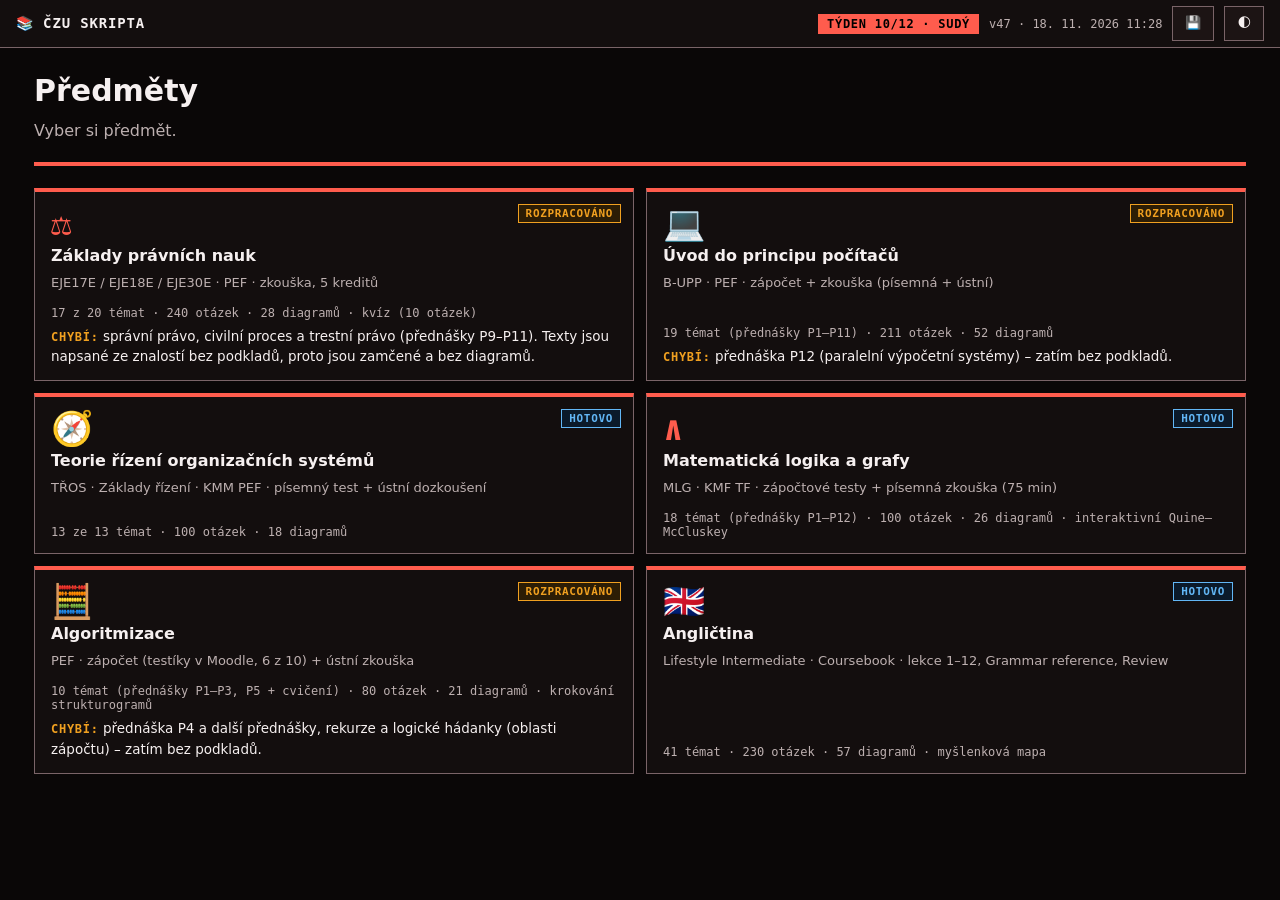
<file: index.html>
<!doctype html>
<html lang="cs"><head><meta charset="utf-8"><meta name="viewport" content="width=device-width,initial-scale=1">
<title>ČZU Skripta</title><link rel="stylesheet" href="assets/style.css">
<script>document.documentElement.dataset.theme=JSON.parse(localStorage.getItem('theme')||'"dark"')</script></head>
<body>
<header class="top"><h1>📚 ČZU Skripta</h1><button id="theme">🌓</button></header>
<main style="max-width:1280px;margin:0 auto"><header class="hero"><div><h2>Předměty</h2><p>Vyber si předmět.</p></div></header>
<div class="grid scards">
<a class="tcard scard" href="zpn/index.html"><div class="n">⚖</div><span class="vbadge st sup">Rozpracováno</span><b>Základy právních nauk</b><span class="s">EJE17E / EJE18E / EJE30E · PEF · zkouška, 5 kreditů</span>
<div class="f">17 z 20 témat · 240 otázek · 28 diagramů · kvíz (10 otázek)</div>
<p><b class="warn">Chybí:</b> správní právo, civilní proces a trestní právo (přednášky P9–P11). Texty jsou napsané ze znalostí bez podkladů, proto jsou zamčené a bez diagramů.</p></a>
<a class="tcard scard" href="upp/index.html"><div class="n">💻</div><span class="vbadge st sup">Rozpracováno</span><b>Úvod do principu počítačů</b><span class="s">B-UPP · PEF · zápočet + zkouška (písemná + ústní)</span>
<div class="f">19 témat (přednášky P1–P11) · 211 otázek · 52 diagramů</div>
<p><b class="warn">Chybí:</b> přednáška P12 (paralelní výpočetní systémy) – zatím bez podkladů.</p></a>
<a class="tcard scard" href="tros/index.html"><div class="n">🧭</div><span class="vbadge st src">Hotovo</span><b>Teorie řízení organizačních systémů</b><span class="s">TŘOS · Základy řízení · KMM PEF · písemný test + ústní dozkoušení</span>
<div class="f">13 ze 13 témat · 100 otázek · 18 diagramů</div>
</a>
<a class="tcard scard" href="mlg/index.html"><div class="n">∧</div><span class="vbadge st src">Hotovo</span><b>Matematická logika a grafy</b><span class="s">MLG · KMF TF · zápočtové testy + písemná zkouška (75 min)</span>
<div class="f">18 témat (přednášky P1–P12) · 100 otázek · 26 diagramů · interaktivní Quine–McCluskey</div>
</a>
<a class="tcard scard" href="alg/index.html"><div class="n">🧮</div><span class="vbadge st sup">Rozpracováno</span><b>Algoritmizace</b><span class="s">PEF · zápočet (testíky v Moodle, 6 z 10) + ústní zkouška</span>
<div class="f">10 témat (přednášky P1–P3, P5 + cvičení) · 80 otázek · 21 diagramů · krokování strukturogramů</div>
<p><b class="warn">Chybí:</b> přednáška P4 a další přednášky, rekurze a logické hádanky (oblasti zápočtu) – zatím bez podkladů.</p></a>
<a class="tcard scard" href="ang/index.html"><div class="n">🇬🇧</div><span class="vbadge st src">Hotovo</span><b>Angličtina</b><span class="s">Lifestyle Intermediate · Coursebook · lekce 1–12, Grammar reference, Review</span>
<div class="f">41 témat · 230 otázek · 57 diagramů · myšlenková mapa</div>
</a>
</div></main>
<script>$=s=>document.querySelector(s);$('#theme').onclick=()=>{const t=document.documentElement.dataset.theme==='dark'?'light':'dark';document.documentElement.dataset.theme=t;localStorage.setItem('theme',JSON.stringify(t))}</script>
<script src="assets/week.js"></script>
<script src="assets/version.js"></script><script src="assets/backup.js"></script>
</body></html>
</file>
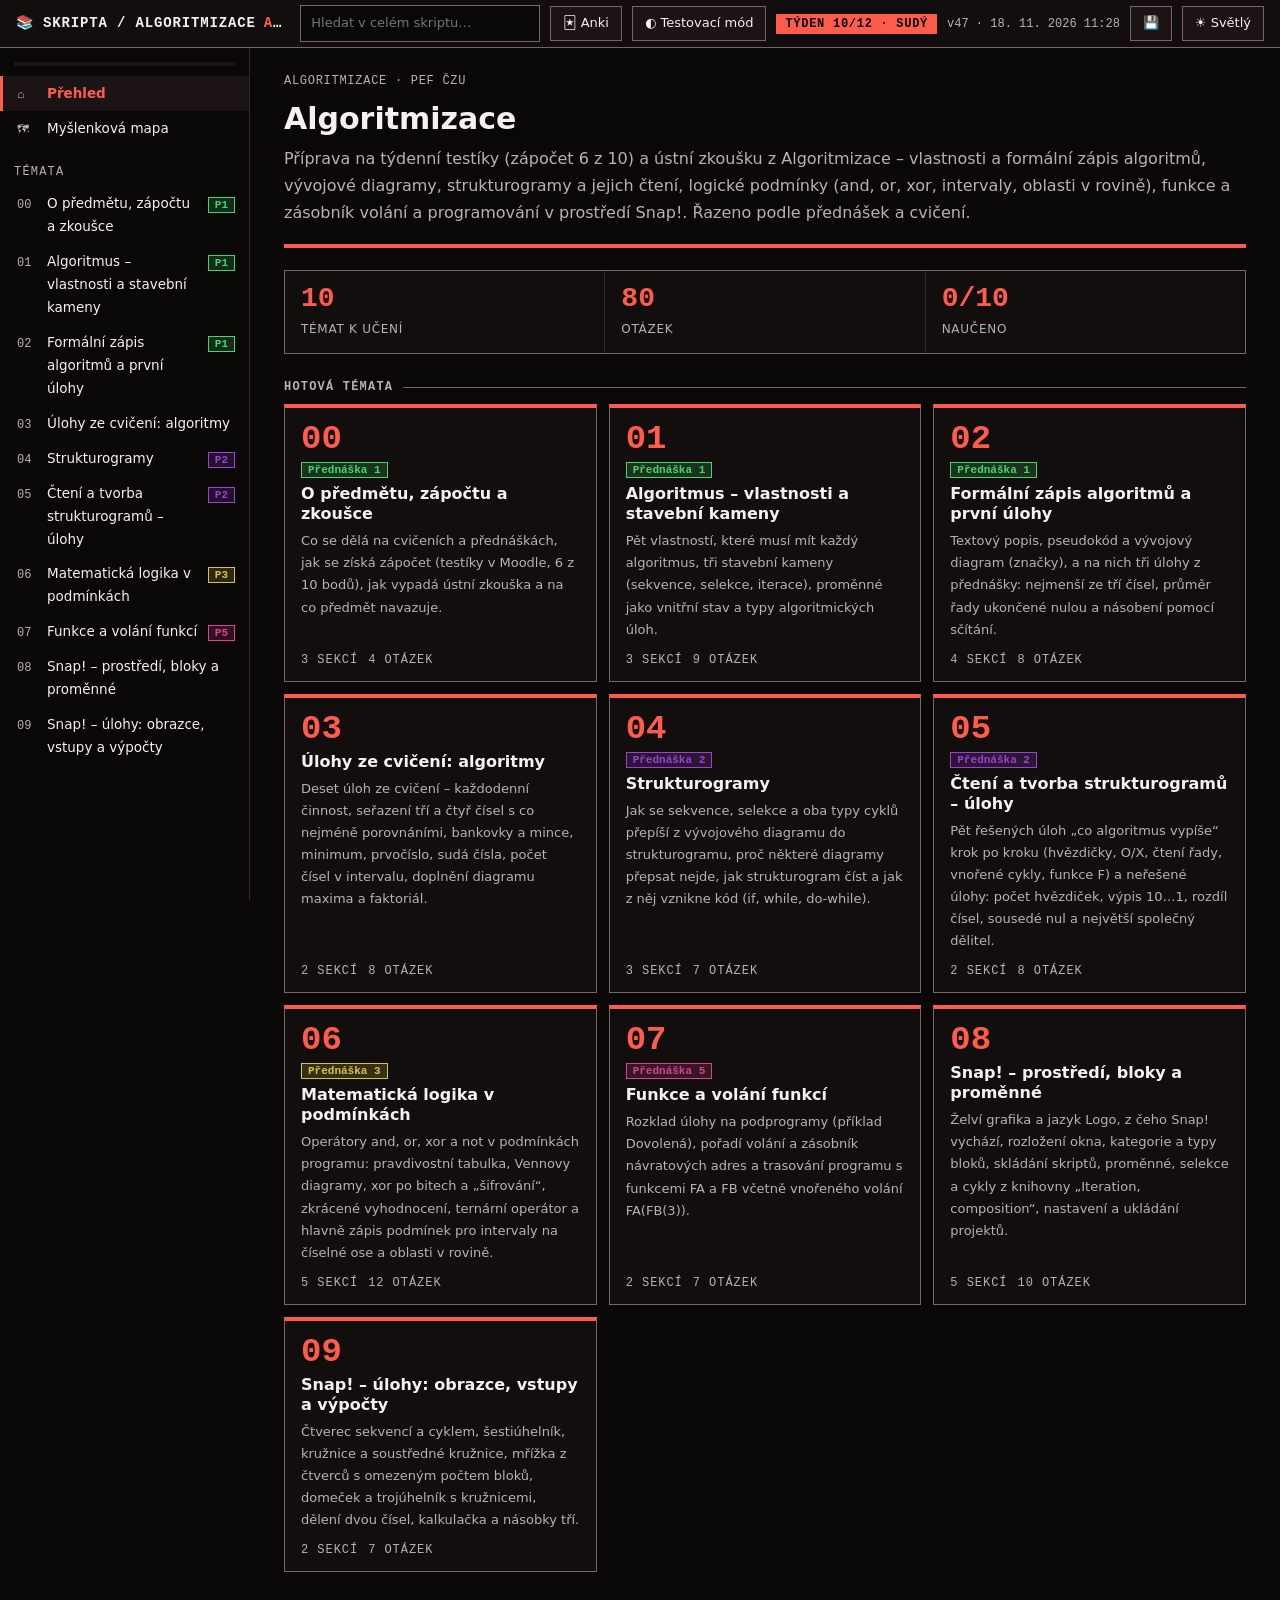
<file: alg/index.html>
<!doctype html>
<html lang="cs"><head><meta charset="utf-8"><meta name="viewport" content="width=device-width,initial-scale=1">
<title>Algoritmizace</title><link rel="stylesheet" href="../assets/style.css">
<script>document.documentElement.dataset.theme=JSON.parse(localStorage.getItem('theme')||'"dark"')</script></head>
<body>
<header class="top"><button class="burger" id="burger">☰</button><h1><a href="../index.html">📚 Skripta</a> / <a href="#/">Algoritmizace</a><span class="code">ALG</span></h1><button id="recall" title="Zakryje definice a paragrafy – klikem je odhalíš (aktivní učení)">◐ Testovací mód</button><button id="theme"></button></header>
<div class="layout"><nav class="side" id="side"></nav><main id="main"></main></div>
<script>window.SUBJECT={id:'alg',code:'Algoritmizace · PEF ČZU',lockDraft:true,name:'Algoritmizace',desc:'Příprava na týdenní testíky (zápočet 6 z 10) a ústní zkoušku z Algoritmizace – vlastnosti a formální zápis algoritmů, vývojové diagramy, strukturogramy a jejich čtení, logické podmínky (and, or, xor, intervaly, oblasti v rovině), funkce a zásobník volání a programování v prostředí Snap!. Řazeno podle přednášek a cvičení.'}</script>
<script src="../assets/app.js"></script>
<script src="../assets/dg.js"></script>
<script src="diagrams.js"></script>
<script src="../assets/wg.js"></script>
<script src="wg.js"></script>
<script src="../assets/map.js"></script>
<script src="map.js"></script>
<script src="topics/00-o-predmetu.js"></script>
<script src="topics/01-algoritmus.js"></script>
<script src="topics/02-zapis-algoritmu.js"></script>
<script src="topics/03-ulohy-algoritmy.js"></script>
<script src="topics/04-strukturogramy.js"></script>
<script src="topics/05-cteni-strukturogramu.js"></script>
<script src="topics/06-logika-podminky.js"></script>
<script src="topics/07-funkce.js"></script>
<script src="topics/08-snap-prostredi.js"></script>
<script src="topics/09-snap-ulohy.js"></script>
<script src="../assets/week.js"></script>
<script src="../assets/version.js"></script><script src="../assets/backup.js"></script>
</body></html>
</file>
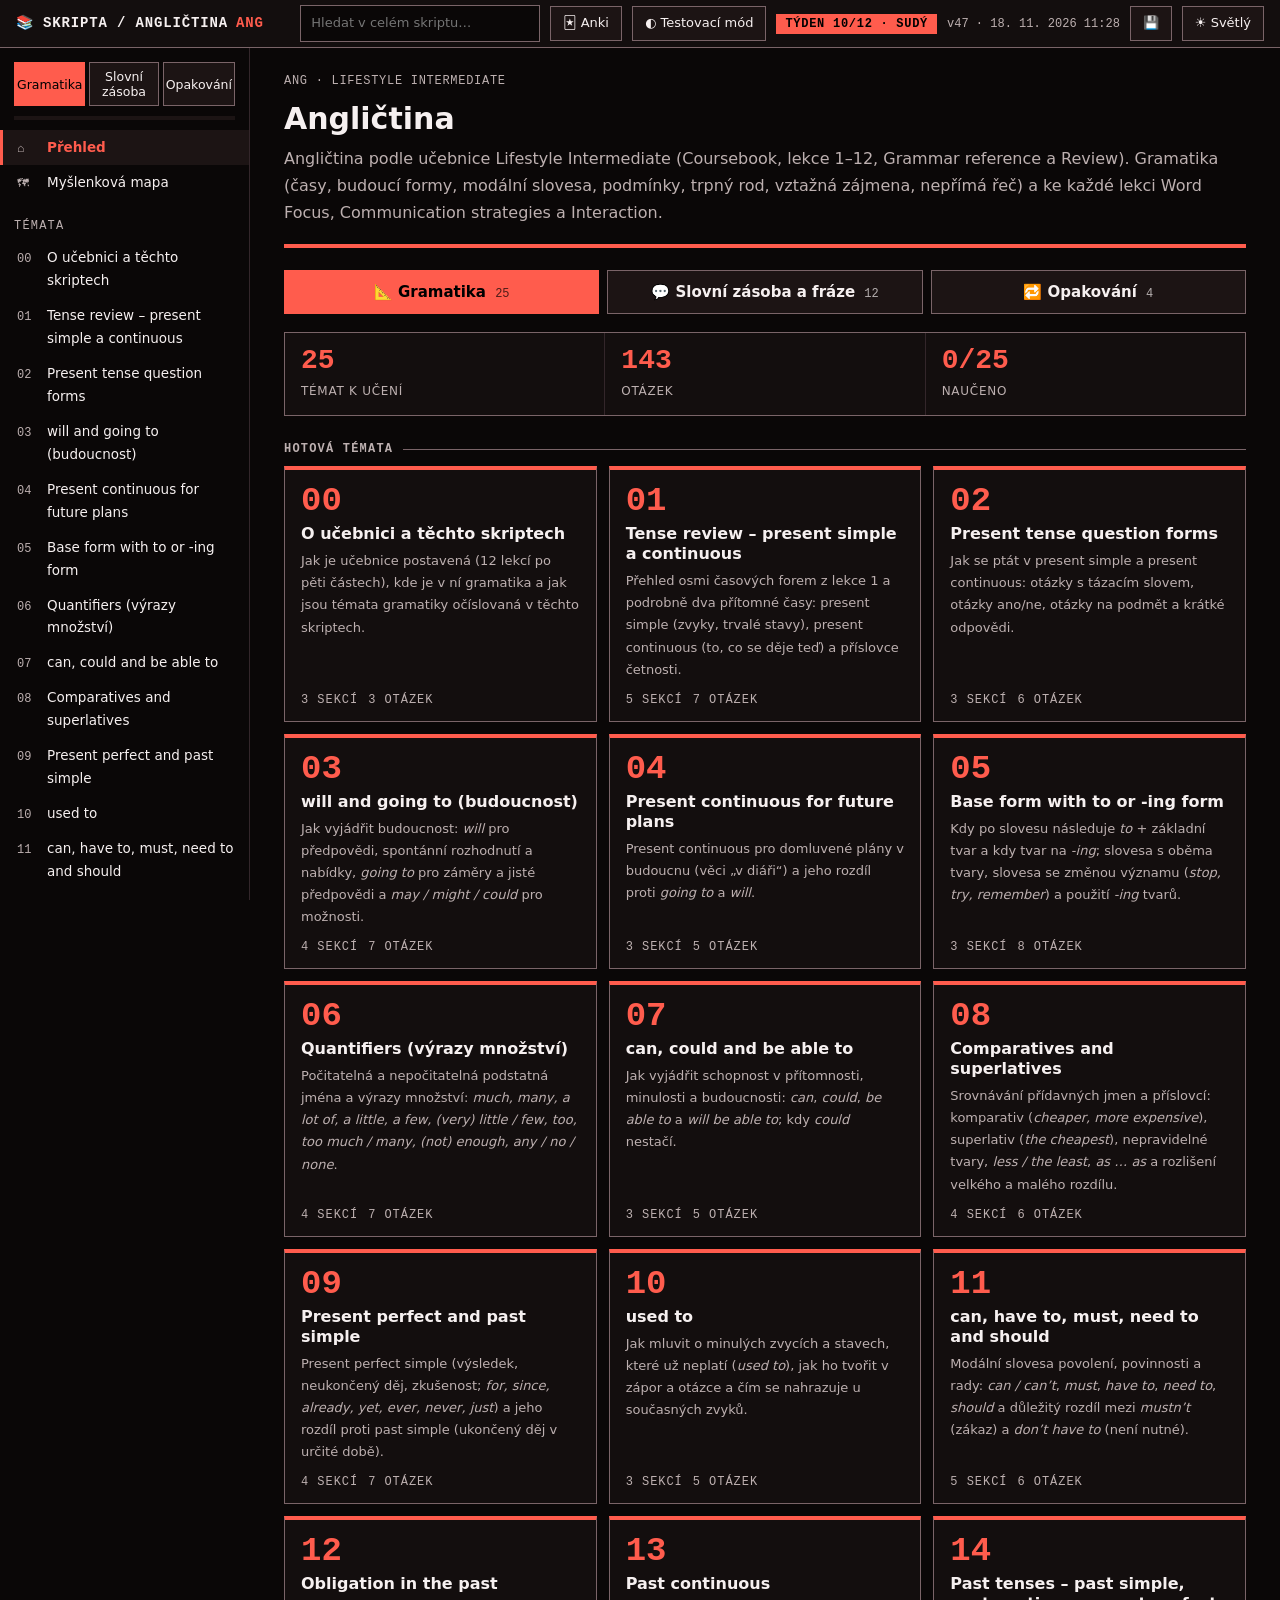
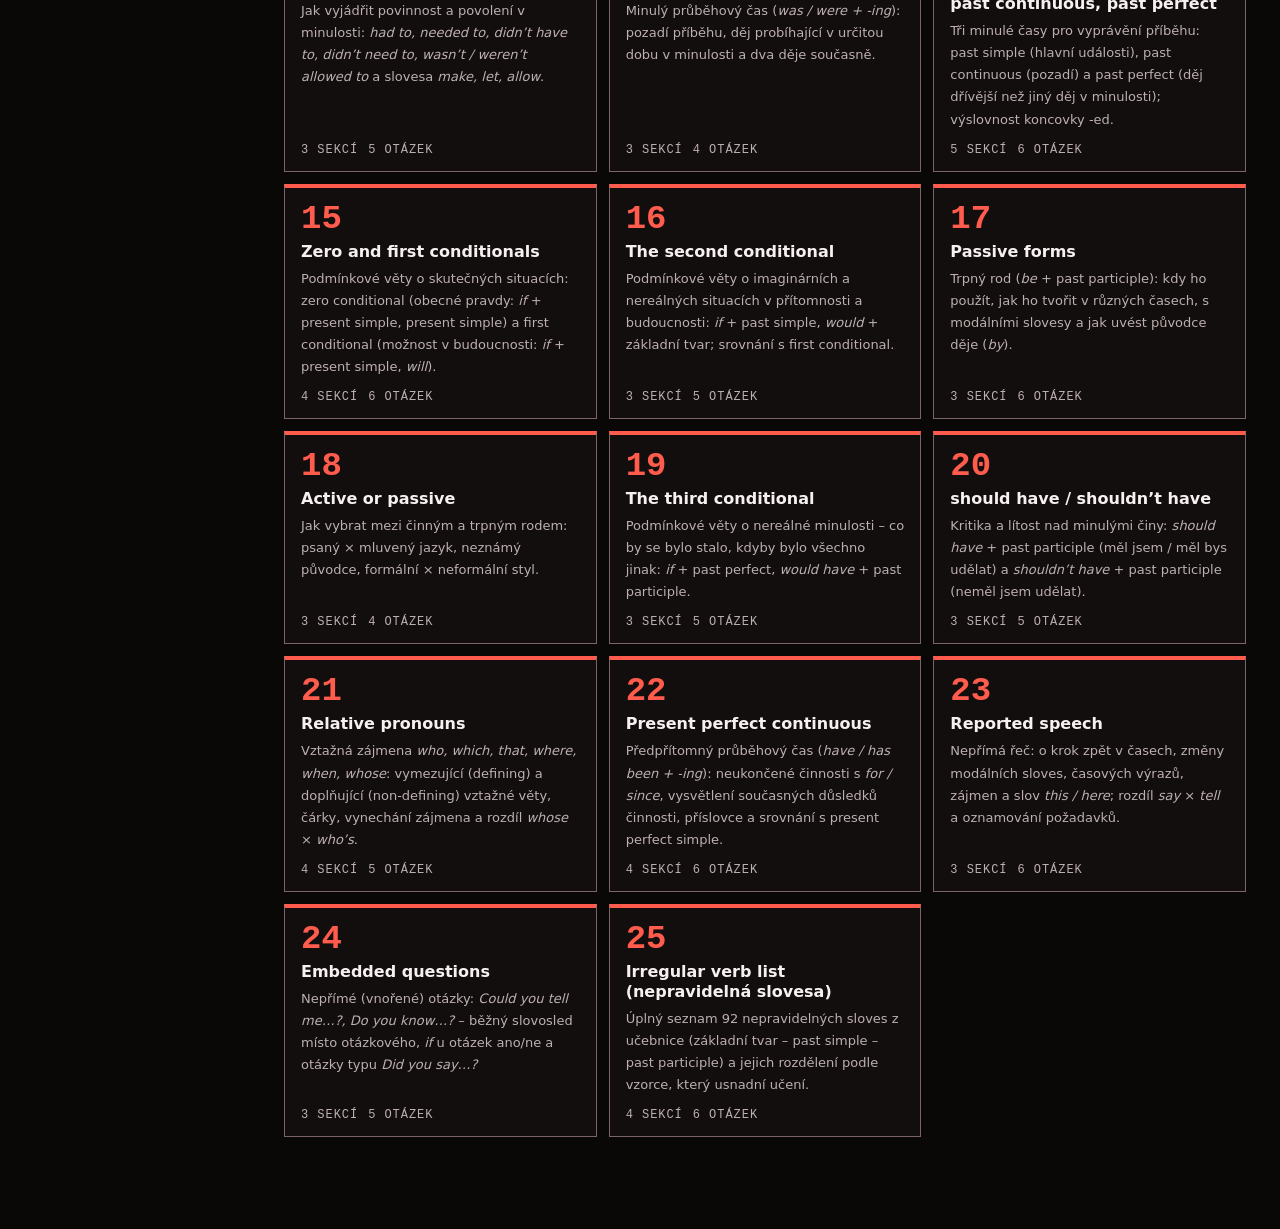
<file: ang/index.html>
<!doctype html>
<html lang="cs"><head><meta charset="utf-8"><meta name="viewport" content="width=device-width,initial-scale=1">
<title>Angličtina (Lifestyle Intermediate)</title><link rel="stylesheet" href="../assets/style.css">
<script>document.documentElement.dataset.theme=JSON.parse(localStorage.getItem('theme')||'"dark"')</script></head>
<body>
<header class="top"><button class="burger" id="burger">☰</button><h1><a href="../index.html">📚 Skripta</a> / <a href="#/">Angličtina</a><span class="code">ANG</span></h1><button id="recall" title="Zakryje definice a paragrafy – klikem je odhalíš (aktivní učení)">◐ Testovací mód</button><button id="theme"></button></header>
<div class="layout"><nav class="side" id="side"></nav><main id="main"></main></div>
<script>window.SUBJECT={id:'ang',groups:[{id:'gram',name:'Gramatika',icon:'📐'},{id:'slov',name:'Slovní zásoba a fráze',short:'Slovní zásoba',icon:'💬'},{id:'rev',name:'Opakování',icon:'🔁'}],code:'ANG · Lifestyle Intermediate',lockDraft:true,name:'Angličtina',desc:'Angličtina podle učebnice Lifestyle Intermediate (Coursebook, lekce 1–12, Grammar reference a Review). Gramatika (časy, budoucí formy, modální slovesa, podmínky, trpný rod, vztažná zájmena, nepřímá řeč) a ke každé lekci Word Focus, Communication strategies a Interaction.'}</script>
<script src="../assets/app.js"></script>
<script src="../assets/dg.js"></script>
<script src="diagrams.js"></script>
<script src="../assets/wg.js"></script>
<script src="wg.js"></script>
<script src="kvizy.js"></script>
<script src="kvizy-gram.js"></script>
<script src="kvizy-slov.js"></script>
<script src="kvizy-rev.js"></script>
<script src="../assets/map.js"></script>
<script src="map.js"></script>
<script src="topics/00-o-ucebnici.js"></script>
<script src="topics/01-tense-review.js"></script>
<script src="topics/02-present-question-forms.js"></script>
<script src="topics/03-will-going-to.js"></script>
<script src="topics/04-present-continuous-future.js"></script>
<script src="topics/05-to-ing-forms.js"></script>
<script src="topics/06-quantifiers.js"></script>
<script src="topics/07-can-could-able-to.js"></script>
<script src="topics/08-comparatives-superlatives.js"></script>
<script src="topics/09-present-perfect-past-simple.js"></script>
<script src="topics/10-used-to.js"></script>
<script src="topics/11-modals-obligation.js"></script>
<script src="topics/12-obligation-past.js"></script>
<script src="topics/13-past-continuous.js"></script>
<script src="topics/14-past-tenses.js"></script>
<script src="topics/15-zero-first-conditional.js"></script>
<script src="topics/16-second-conditional.js"></script>
<script src="topics/17-passive-forms.js"></script>
<script src="topics/18-active-or-passive.js"></script>
<script src="topics/19-third-conditional.js"></script>
<script src="topics/20-should-have.js"></script>
<script src="topics/21-relative-pronouns.js"></script>
<script src="topics/22-present-perfect-continuous.js"></script>
<script src="topics/23-reported-speech.js"></script>
<script src="topics/24-embedded-questions.js"></script>
<script src="topics/25-irregular-verbs.js"></script>
<script src="topics/26-lekce-1-quality-time.js"></script>
<script src="topics/27-lekce-2-globetrotters.js"></script>
<script src="topics/28-lekce-3-be-my-guest.js"></script>
<script src="topics/29-lekce-4-learning-curve.js"></script>
<script src="topics/30-lekce-5-getting-on.js"></script>
<script src="topics/31-lekce-6-rule-of-thumb.js"></script>
<script src="topics/32-lekce-7-tell-us-a-story.js"></script>
<script src="topics/33-lekce-8-green-chic.js"></script>
<script src="topics/34-lekce-9-it-generation.js"></script>
<script src="topics/35-lekce-10-right-and-wrong.js"></script>
<script src="topics/36-lekce-11-working-together.js"></script>
<script src="topics/37-lekce-12-trial-and-error.js"></script>
<script src="topics/38-review-1-3.js"></script>
<script src="topics/39-review-4-6.js"></script>
<script src="topics/40-review-7-9.js"></script>
<script src="topics/41-review-10-12.js"></script>
<script src="../assets/week.js"></script>
<script src="../assets/version.js"></script><script src="../assets/backup.js"></script>
</body></html>
</file>
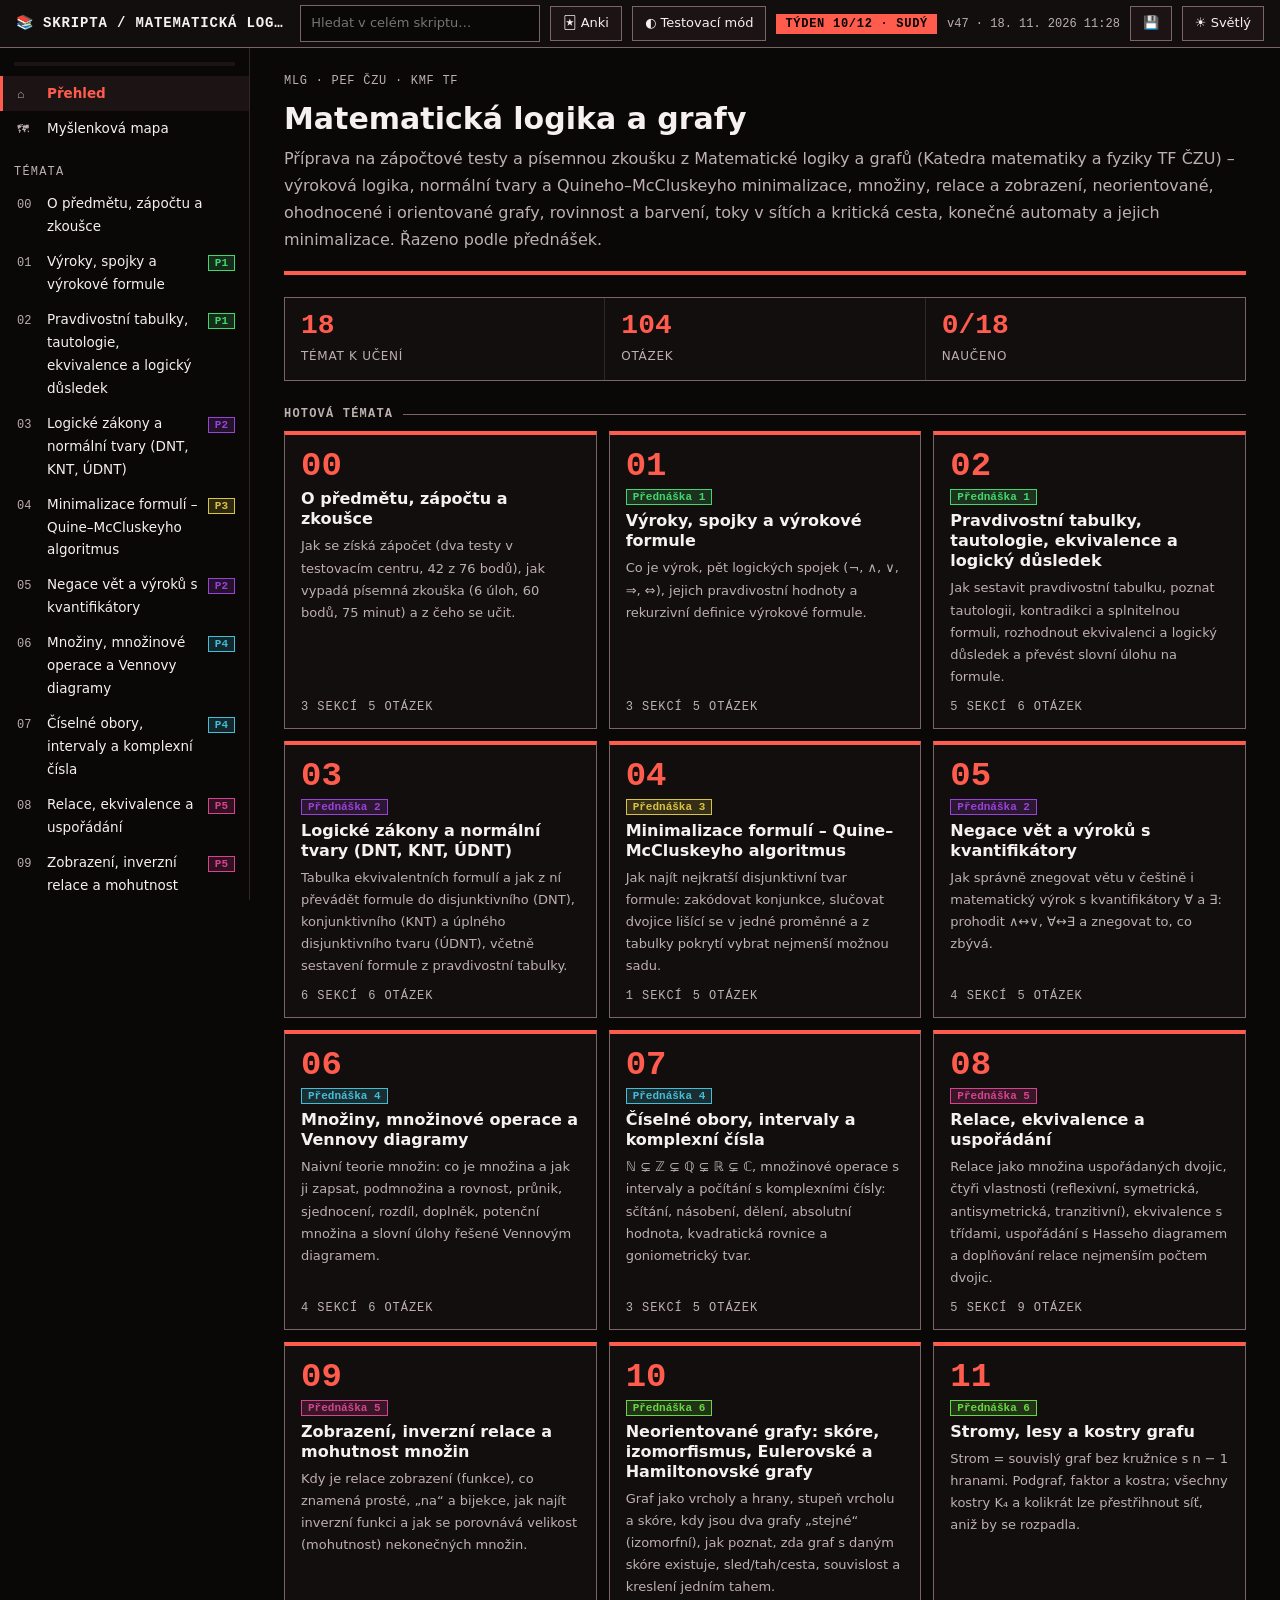
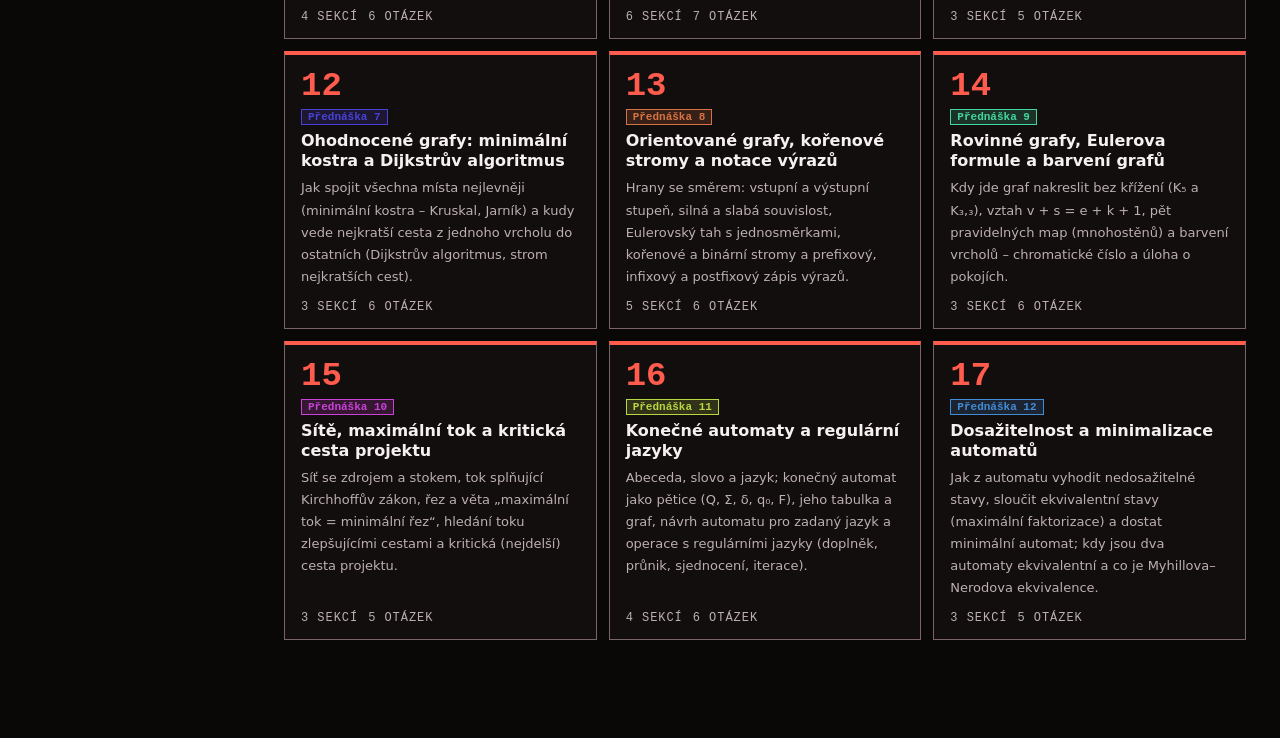
<file: mlg/index.html>
<!doctype html>
<html lang="cs"><head><meta charset="utf-8"><meta name="viewport" content="width=device-width,initial-scale=1">
<title>Matematická logika a grafy</title><link rel="stylesheet" href="../assets/style.css">
<script>document.documentElement.dataset.theme=JSON.parse(localStorage.getItem('theme')||'"dark"')</script></head>
<body>
<header class="top"><button class="burger" id="burger">☰</button><h1><a href="../index.html">📚 Skripta</a> / <a href="#/">Matematická logika a grafy</a><span class="code">MLG</span></h1><button id="recall" title="Zakryje definice a paragrafy – klikem je odhalíš (aktivní učení)">◐ Testovací mód</button><button id="theme"></button></header>
<div class="layout"><nav class="side" id="side"></nav><main id="main"></main></div>
<script>window.SUBJECT={id:'mlg',code:'MLG · PEF ČZU · KMF TF',lockDraft:true,name:'Matematická logika a grafy',desc:'Příprava na zápočtové testy a písemnou zkoušku z Matematické logiky a grafů (Katedra matematiky a fyziky TF ČZU) – výroková logika, normální tvary a Quineho–McCluskeyho minimalizace, množiny, relace a zobrazení, neorientované, ohodnocené i orientované grafy, rovinnost a barvení, toky v sítích a kritická cesta, konečné automaty a jejich minimalizace. Řazeno podle přednášek.'}</script>
<script src="../assets/app.js"></script>
<script src="../assets/dg.js"></script>
<script src="diagrams.js"></script>
<script src="../assets/wg.js"></script>
<script src="../assets/tt-widget.js"></script>
<script src="qm-widget.js"></script>
<script src="wg-graf.js"></script>
<script src="wg-misc.js"></script>
<script src="../assets/map.js"></script>
<script src="map.js"></script>
<script src="topics/00-o-predmetu.js"></script>
<script src="topics/01-vyroky-spojky.js"></script>
<script src="topics/02-formule-ekvivalence-dusledek.js"></script>
<script src="topics/03-zakony-normalni-tvary.js"></script>
<script src="topics/04-quine-mccluskey.js"></script>
<script src="topics/05-negace-kvantifikatory.js"></script>
<script src="topics/06-mnoziny.js"></script>
<script src="topics/07-ciselne-obory.js"></script>
<script src="topics/08-relace.js"></script>
<script src="topics/09-zobrazeni.js"></script>
<script src="topics/10-neorientovane-grafy.js"></script>
<script src="topics/11-stromy-kostry.js"></script>
<script src="topics/12-ohodnocene-grafy.js"></script>
<script src="topics/13-orientovane-grafy.js"></script>
<script src="topics/14-rovinne-grafy-barveni.js"></script>
<script src="topics/15-site-toky-projekty.js"></script>
<script src="topics/16-konecne-automaty.js"></script>
<script src="topics/17-minimalizace-automatu.js"></script>
<script src="../assets/week.js"></script>
<script src="../assets/version.js"></script><script src="../assets/backup.js"></script>
</body></html>
</file>
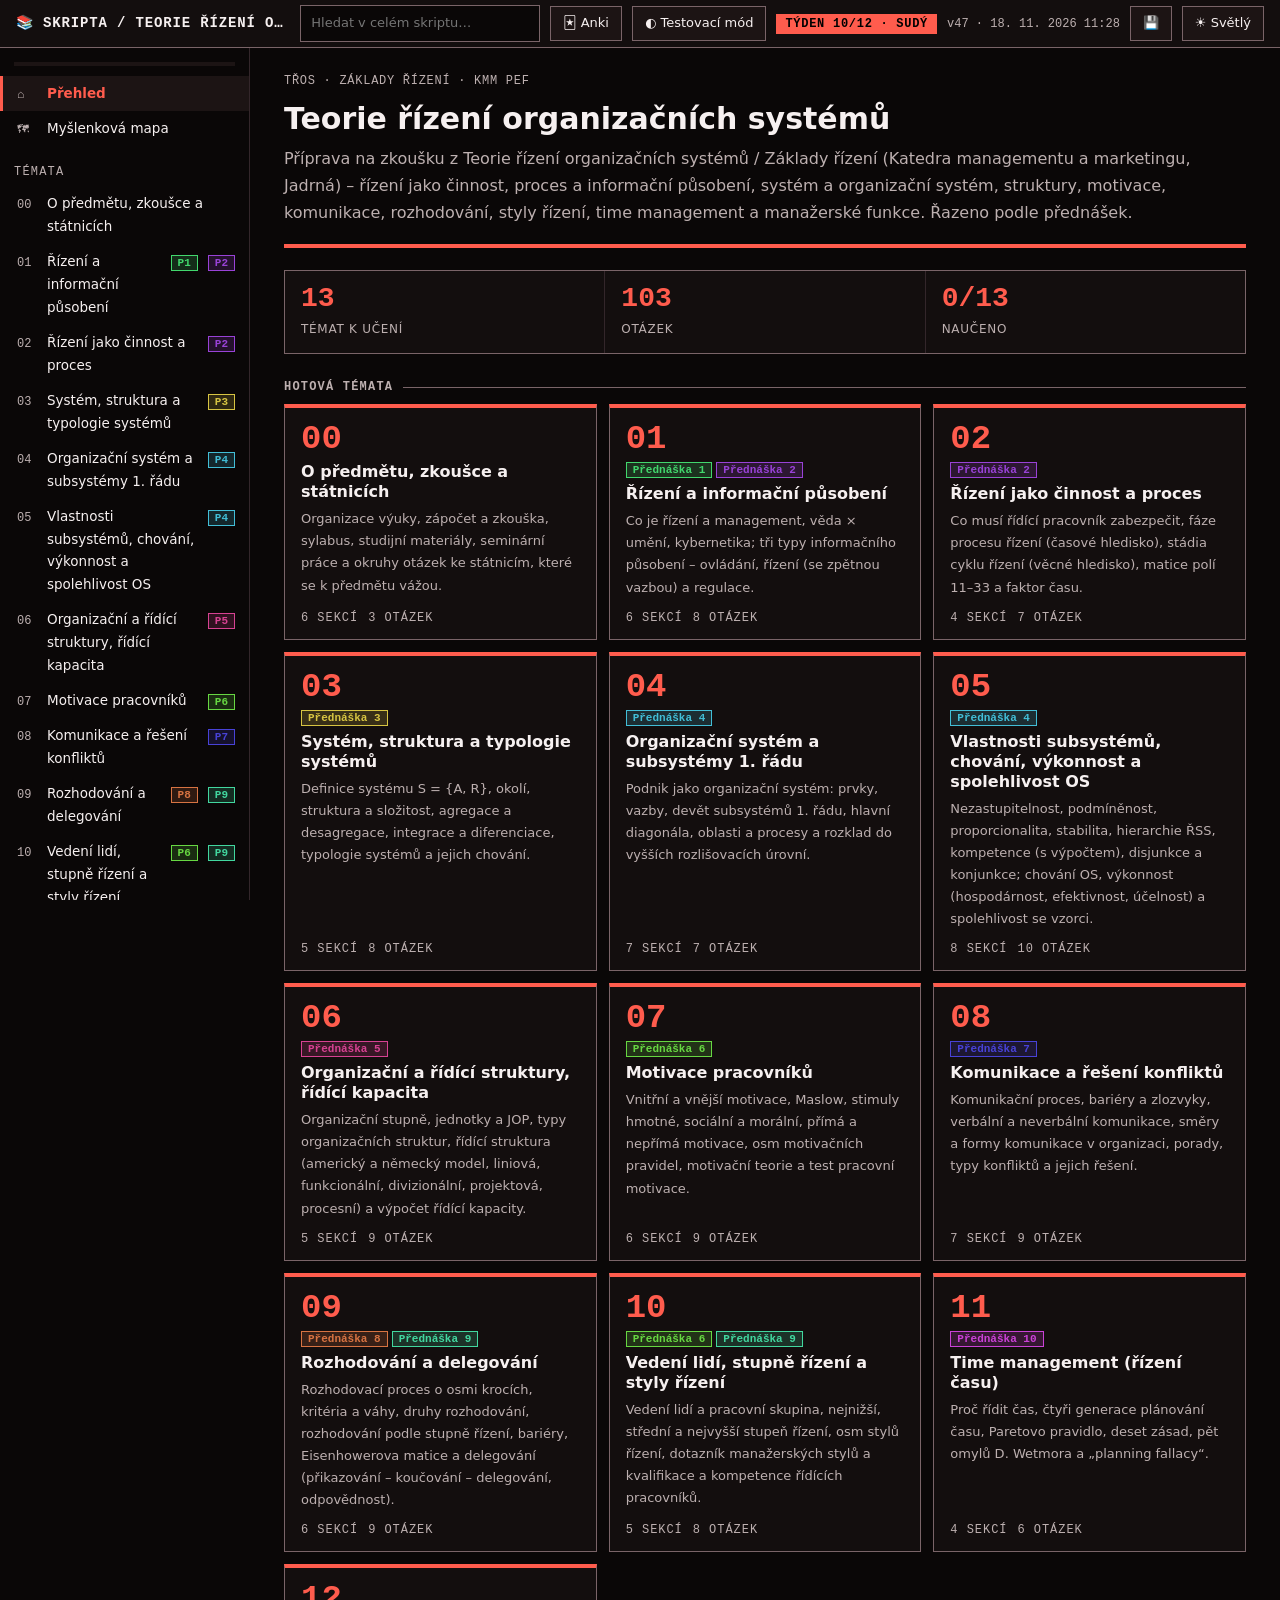
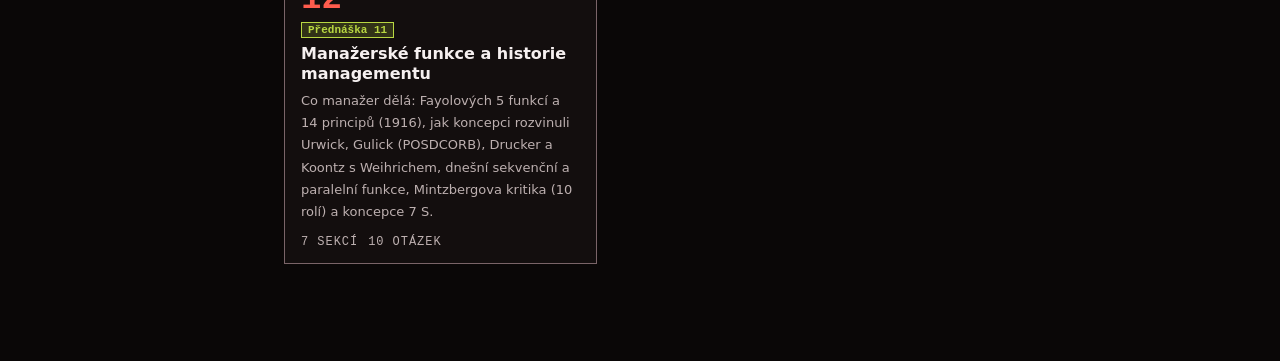
<file: tros/index.html>
<!doctype html>
<html lang="cs"><head><meta charset="utf-8"><meta name="viewport" content="width=device-width,initial-scale=1">
<title>Teorie řízení organizačních systémů</title><link rel="stylesheet" href="../assets/style.css">
<script>document.documentElement.dataset.theme=JSON.parse(localStorage.getItem('theme')||'"dark"')</script></head>
<body>
<header class="top"><button class="burger" id="burger">☰</button><h1><a href="../index.html">📚 Skripta</a> / <a href="#/">Teorie řízení organizačních systémů</a><span class="code">TŘOS</span></h1><button id="recall" title="Zakryje definice a paragrafy – klikem je odhalíš (aktivní učení)">◐ Testovací mód</button><button id="theme"></button></header>
<div class="layout"><nav class="side" id="side"></nav><main id="main"></main></div>
<script>window.SUBJECT={id:'tros',code:'TŘOS · Základy řízení · KMM PEF',lockDraft:true,name:'Teorie řízení organizačních systémů',desc:'Příprava na zkoušku z Teorie řízení organizačních systémů / Základy řízení (Katedra managementu a marketingu, Jadrná) – řízení jako činnost, proces a informační působení, systém a organizační systém, struktury, motivace, komunikace, rozhodování, styly řízení, time management a manažerské funkce. Řazeno podle přednášek.'}</script>
<script src="../assets/app.js"></script>
<script src="../assets/dg.js"></script>
<script src="diagrams.js"></script>
<script src="../assets/wg.js"></script>
<script src="wg.js"></script>
<script src="../assets/map.js"></script>
<script src="map.js"></script>
<script src="topics/00-o-predmetu.js"></script>
<script src="topics/01-rizeni.js"></script>
<script src="topics/02-proces-rizeni.js"></script>
<script src="topics/03-system.js"></script>
<script src="topics/04-organizacni-system.js"></script>
<script src="topics/05-vlastnosti-subsystemu.js"></script>
<script src="topics/06-struktury.js"></script>
<script src="topics/07-motivace.js"></script>
<script src="topics/08-komunikace-konflikty.js"></script>
<script src="topics/09-rozhodovani-delegovani.js"></script>
<script src="topics/10-vedeni-lidi-styly.js"></script>
<script src="topics/11-time-management.js"></script>
<script src="topics/12-manazerske-funkce.js"></script>
<script src="../assets/week.js"></script>
<script src="../assets/version.js"></script><script src="../assets/backup.js"></script>
</body></html>
</file>
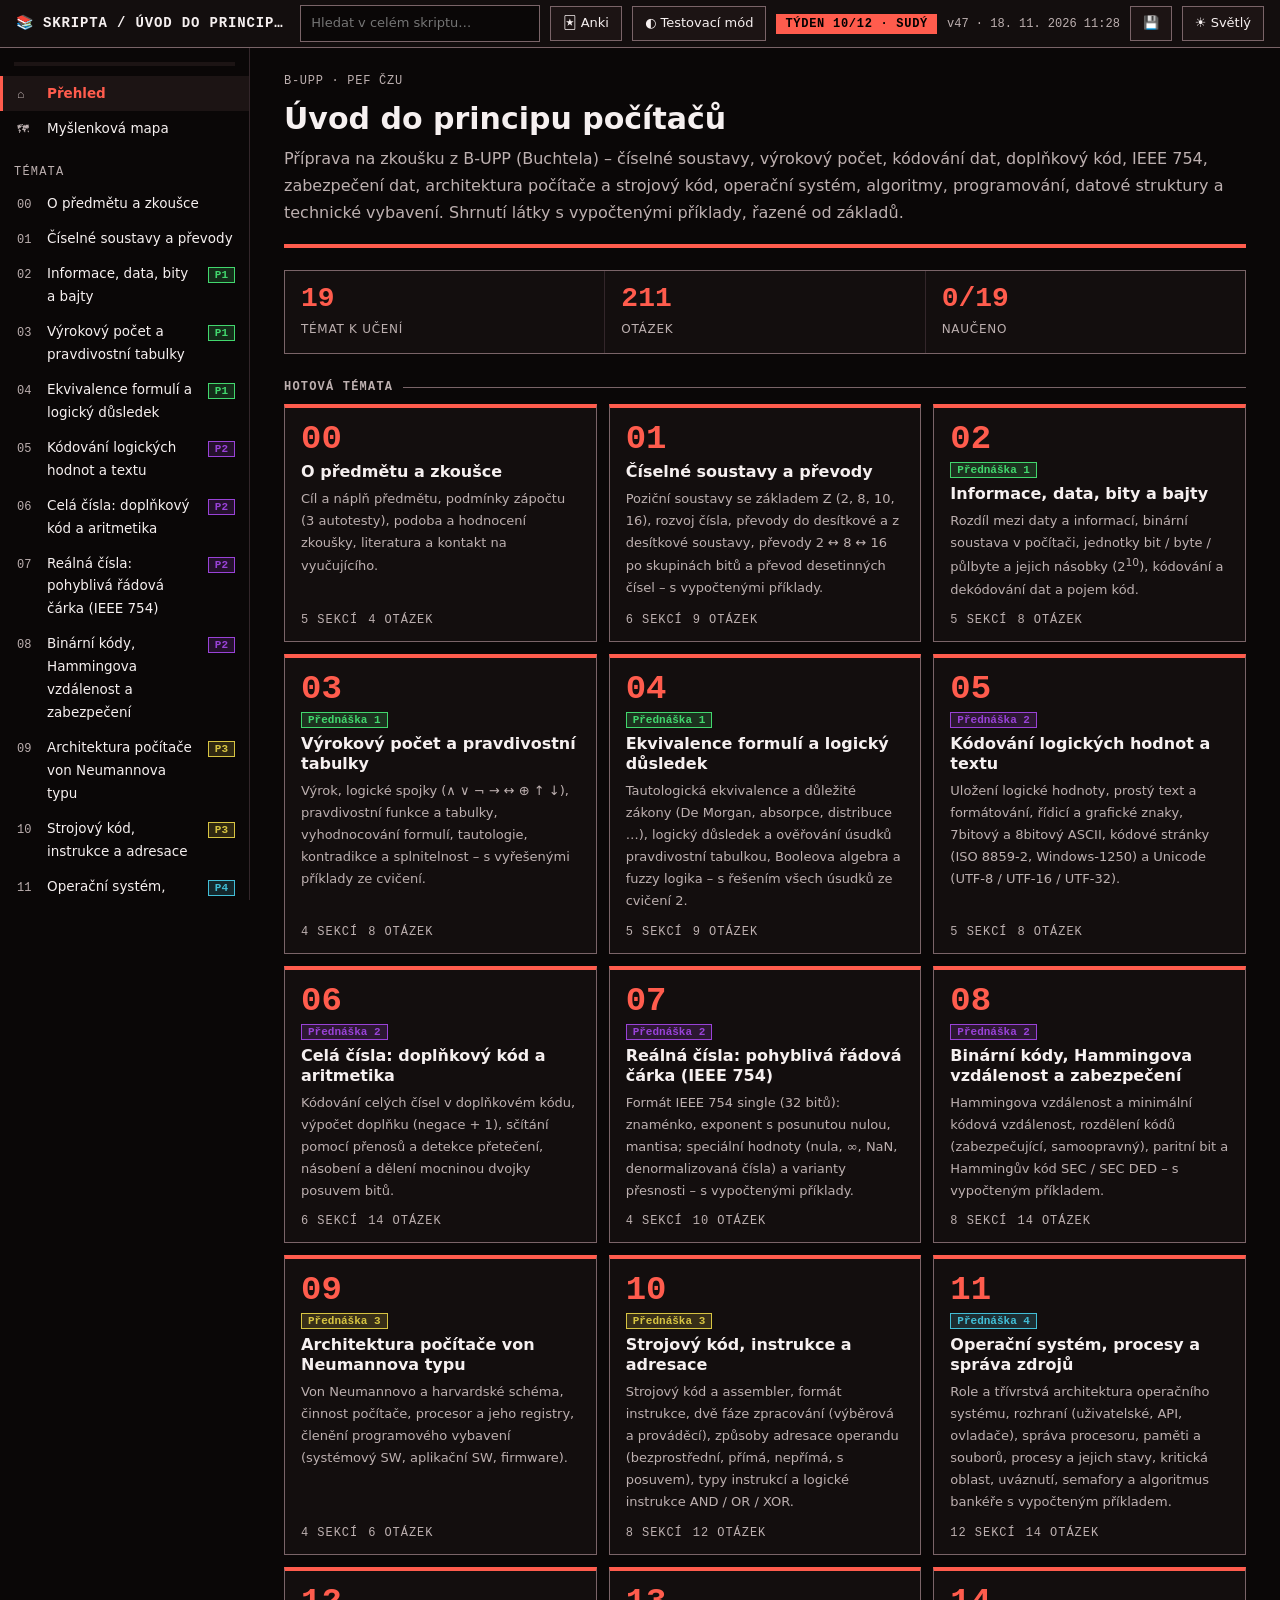
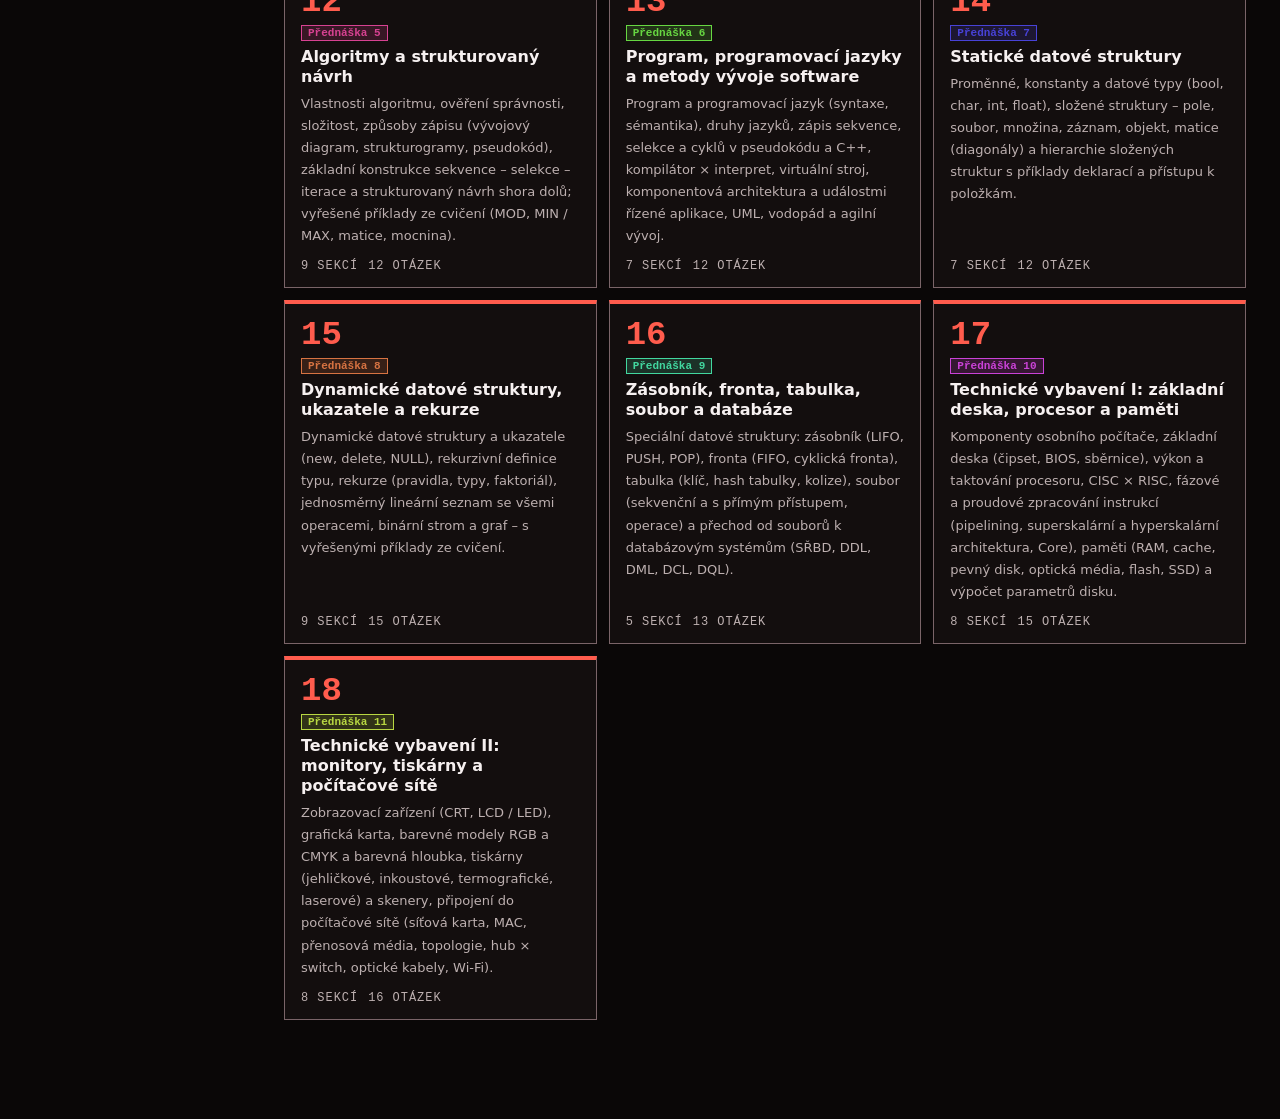
<file: upp/index.html>
<!doctype html>
<html lang="cs"><head><meta charset="utf-8"><meta name="viewport" content="width=device-width,initial-scale=1">
<title>Úvod do principu počítačů</title><link rel="stylesheet" href="../assets/style.css">
<script>document.documentElement.dataset.theme=JSON.parse(localStorage.getItem('theme')||'"dark"')</script></head>
<body>
<header class="top"><button class="burger" id="burger">☰</button><h1><a href="../index.html">📚 Skripta</a> / <a href="#/">Úvod do principu počítačů</a><span class="code">B-UPP</span></h1><button id="recall" title="Zakryje definice a paragrafy – klikem je odhalíš (aktivní učení)">◐ Testovací mód</button><button id="theme"></button></header>
<div class="layout"><nav class="side" id="side"></nav><main id="main"></main></div>
<script>window.SUBJECT={id:'upp',code:'B-UPP · PEF ČZU',lockDraft:true,name:'Úvod do principu počítačů',desc:'Příprava na zkoušku z B-UPP (Buchtela) – číselné soustavy, výrokový počet, kódování dat, doplňkový kód, IEEE 754, zabezpečení dat, architektura počítače a strojový kód, operační systém, algoritmy, programování, datové struktury a technické vybavení. Shrnutí látky s vypočtenými příklady, řazené od základů.'}</script>
<script src="../assets/app.js"></script>
<script src="../assets/dg.js"></script>
<script src="diagrams.js"></script>
<script src="../assets/wg.js"></script>
<script src="../assets/tt-widget.js"></script>
<script src="wg-data.js"></script>
<script src="wg-struct.js"></script>
<script src="../assets/map.js"></script>
<script src="map.js"></script>
<script src="topics/00-o-predmetu.js"></script>
<script src="topics/01-ciselne-soustavy.js"></script>
<script src="topics/02-data-a-kodovani.js"></script>
<script src="topics/03-vyrokovy-pocet.js"></script>
<script src="topics/04-ekvivalence-dusledek.js"></script>
<script src="topics/05-text-a-logicke-hodnoty.js"></script>
<script src="topics/06-cela-cisla.js"></script>
<script src="topics/07-ieee754.js"></script>
<script src="topics/08-binarni-kody.js"></script>
<script src="topics/09-von-neumann.js"></script>
<script src="topics/10-strojovy-kod.js"></script>
<script src="topics/11-operacni-system.js"></script>
<script src="topics/12-algoritmy.js"></script>
<script src="topics/13-programovani-vyvoj-sw.js"></script>
<script src="topics/14-staticke-datove-struktury.js"></script>
<script src="topics/15-dynamicke-datove-struktury.js"></script>
<script src="topics/16-specialni-datove-struktury.js"></script>
<script src="topics/17-technicke-vybaveni-1.js"></script>
<script src="topics/18-technicke-vybaveni-2.js"></script>
<script src="../assets/week.js"></script>
<script src="../assets/version.js"></script><script src="../assets/backup.js"></script>
</body></html>
</file>
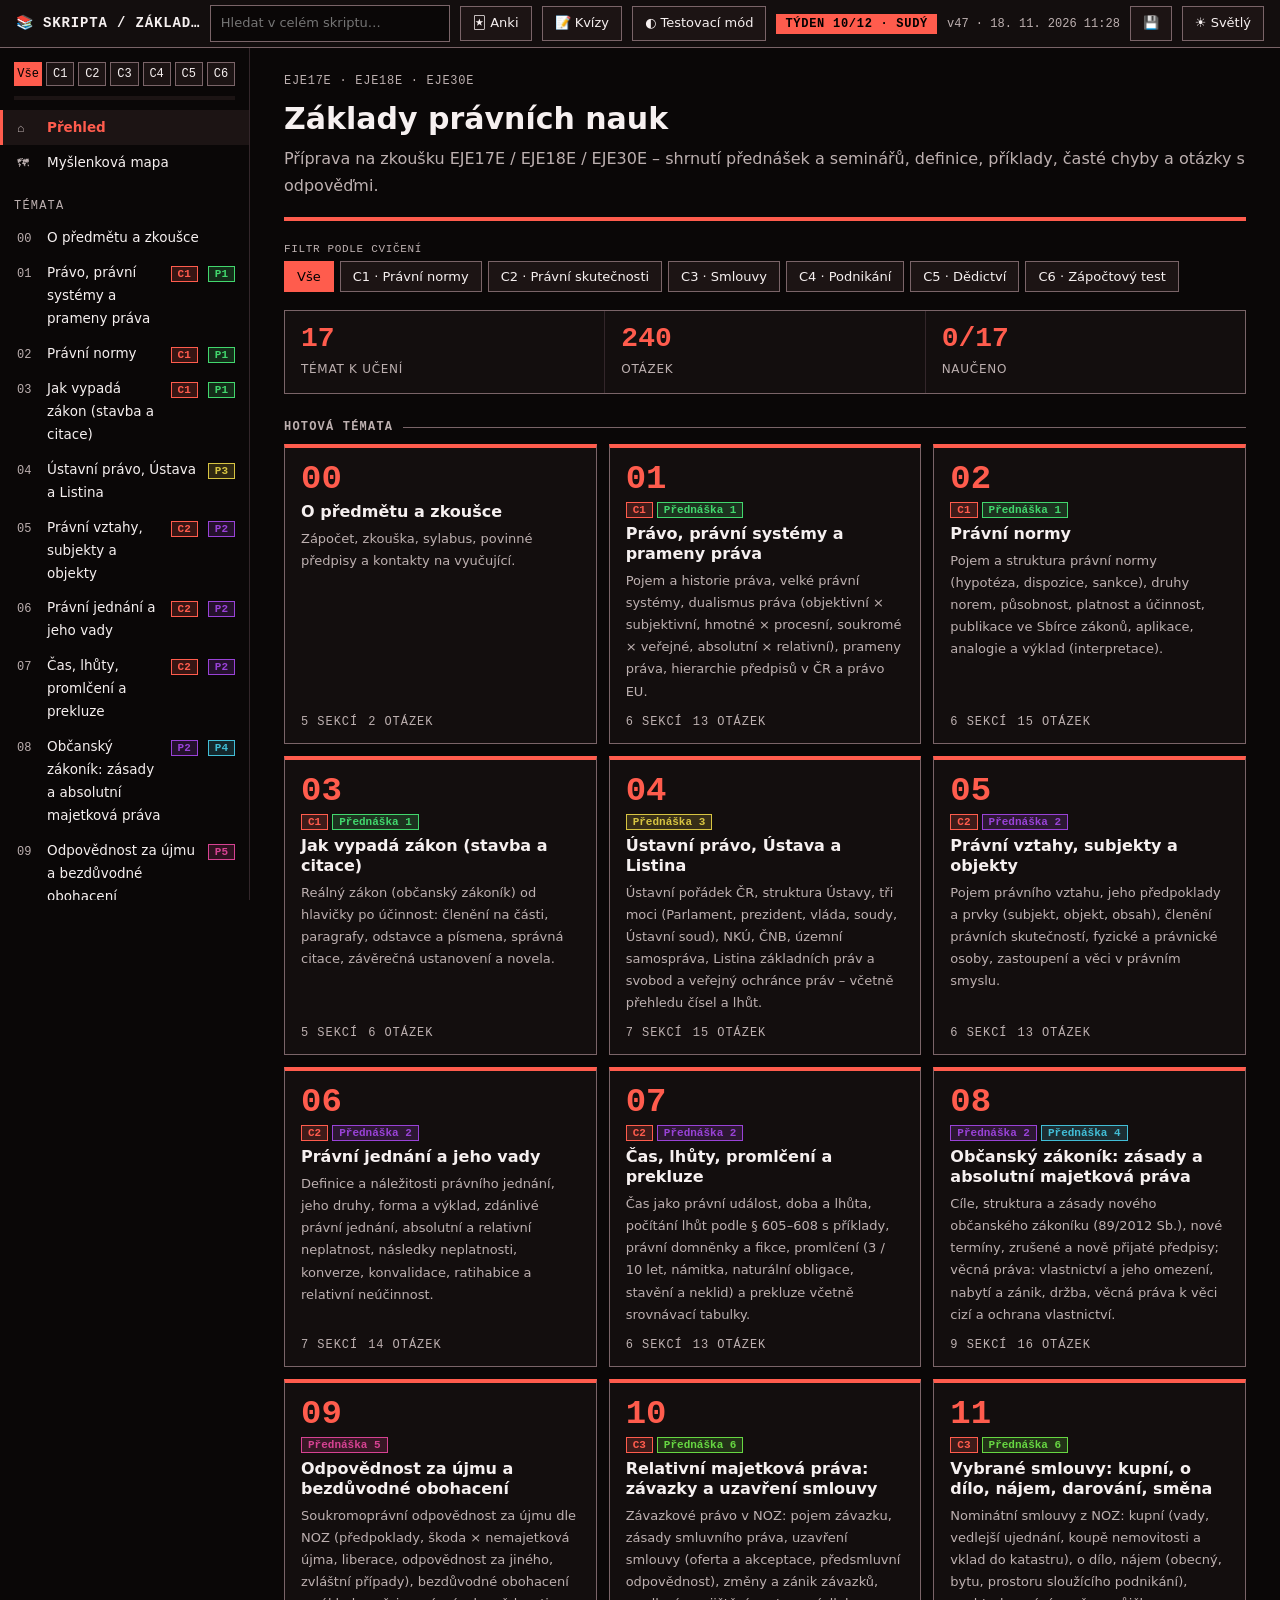
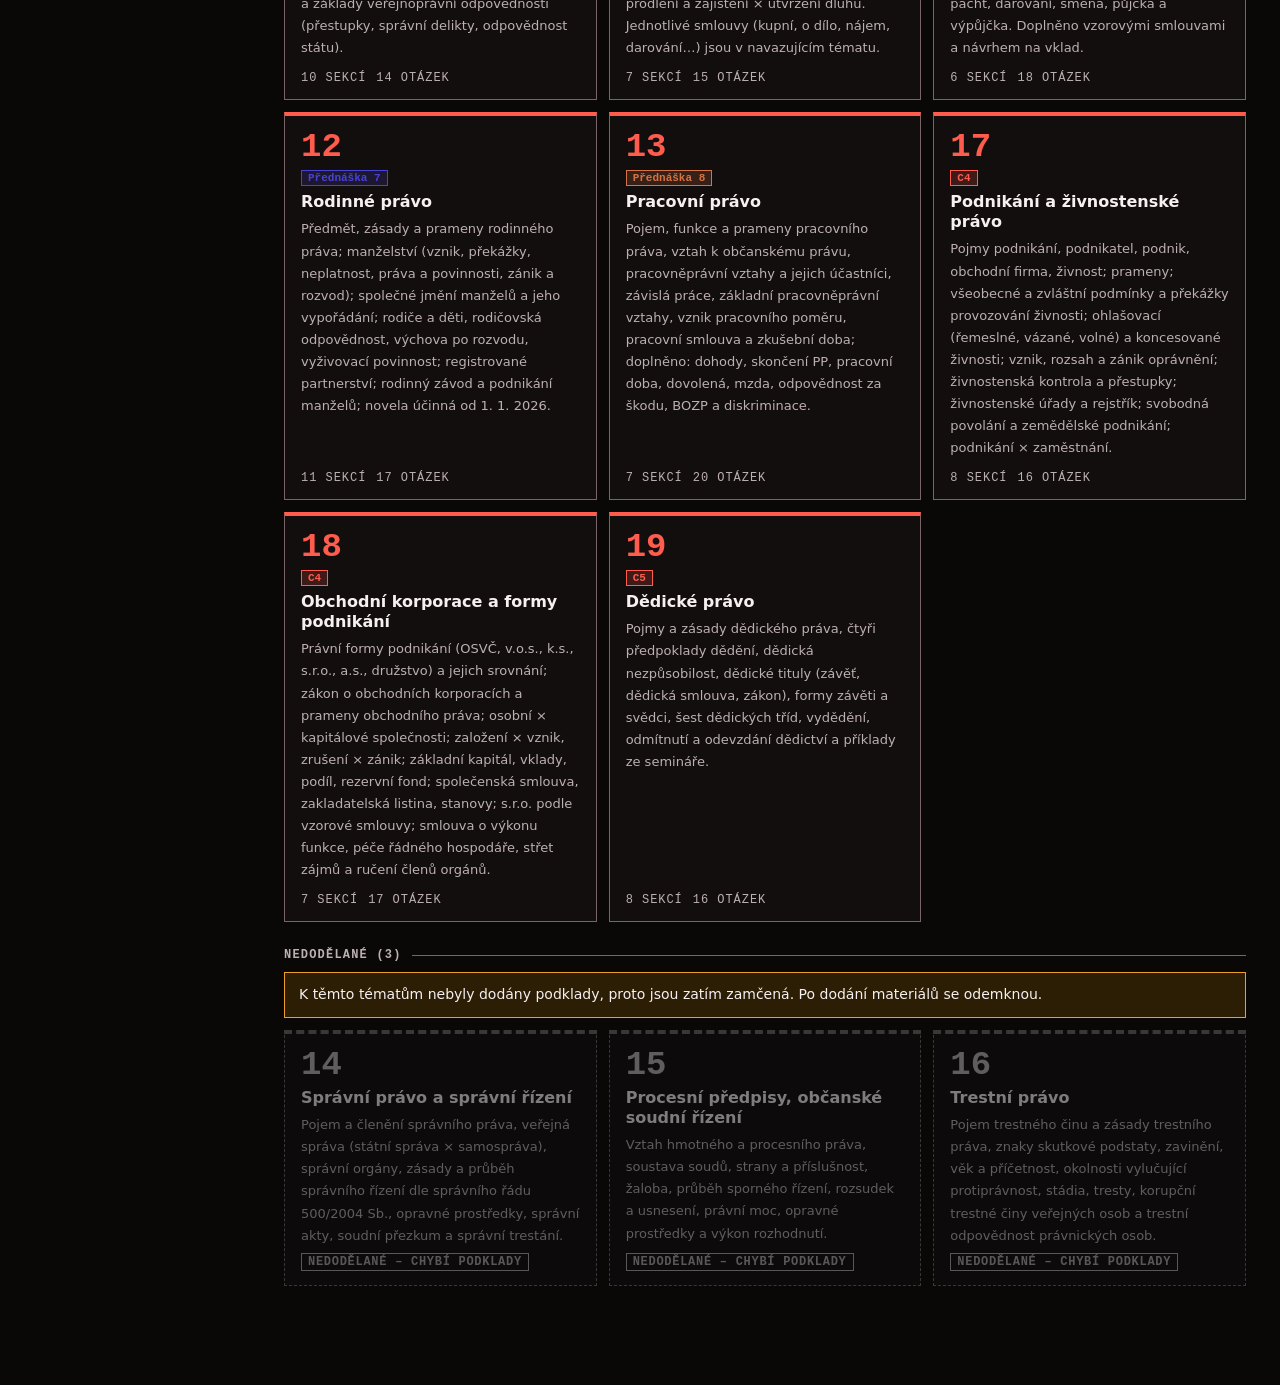
<file: zpn/index.html>
<!doctype html>
<html lang="cs"><head><meta charset="utf-8"><meta name="viewport" content="width=device-width,initial-scale=1">
<title>Základy právních nauk</title><link rel="stylesheet" href="../assets/style.css">
<script>document.documentElement.dataset.theme=JSON.parse(localStorage.getItem('theme')||'"dark"')</script></head>
<body>
<header class="top"><button class="burger" id="burger">☰</button><h1><a href="../index.html">📚 Skripta</a> / <a href="#/">Základy právních nauk</a><span class="code">EJE17E</span></h1><button id="recall" title="Zakryje definice a paragrafy – klikem je odhalíš (aktivní učení)">◐ Testovací mód</button><button id="theme"></button></header>
<div class="layout"><nav class="side" id="side"></nav><main id="main"></main></div>
<script>window.SUBJECT={id:'zpn',code:'EJE17E · EJE18E · EJE30E',lockDraft:true,sems:[{n:1,h:'Právní normy'},{n:2,h:'Právní skutečnosti'},{n:3,h:'Smlouvy'},{n:4,h:'Podnikání'},{n:5,h:'Dědictví'},{n:6,h:'Zápočtový test',all:true}],name:'Základy právních nauk',desc:'Příprava na zkoušku EJE17E / EJE18E / EJE30E – shrnutí přednášek a seminářů, definice, příklady, časté chyby a otázky s odpověďmi.'}</script>
<script src="../assets/app.js"></script>
<script src="../assets/dg.js"></script>
<script src="diagrams.js"></script>
<script src="../assets/wg.js"></script>
<script src="wg.js"></script>
<script src="quiz.js"></script>
<script src="../assets/map.js"></script>
<script src="map.js"></script>
<script src="topics/00-o-predmetu.js"></script>
<script src="topics/01-pravo-system.js"></script>
<script src="topics/02-pravni-normy.js"></script>
<script src="topics/02a-jak-vypada-zakon.js"></script>
<script src="topics/03-ustavni-pravo.js"></script>
<script src="topics/04-pravni-vztahy.js"></script>
<script src="topics/05-pravni-jednani.js"></script>
<script src="topics/06-cas-promlceni.js"></script>
<script src="topics/07-obcanske-pravo.js"></script>
<script src="topics/08-odpovednost.js"></script>
<script src="topics/09-smlouvy.js"></script>
<script src="topics/09a-vybrane-smlouvy.js"></script>
<script src="topics/10-rodinne-pravo.js"></script>
<script src="topics/11-pracovni-pravo.js"></script>
<script src="topics/12-spravni-pravo.js"></script>
<script src="topics/13-civilni-proces.js"></script>
<script src="topics/14-trestni-pravo.js"></script>
<script src="topics/15-zivnostenske-podnikani.js"></script>
<script src="topics/15a-obchodni-korporace.js"></script>
<script src="topics/16-dedictvi.js"></script>
<script src="../assets/week.js"></script>
<script src="../assets/version.js"></script><script src="../assets/backup.js"></script>
</body></html>
</file>
<file: assets/style.css>
:root{--bg:#0a0707;--panel:#130e0e;--panel2:#1c1414;--line:#33262a;--line2:#7a6468;--text:#f6f0f0;--muted:#bdb0b0;--accent:#ff5c4d;--accent-s:#3a1311;
--def:#62b6f5;--def-s:#0b1a2a;--law:#f0e442;--law-s:#262308;--tip:#ececec;--tip-s:#1f1f1f;--warn:#f0a020;--warn-s:#2c1d05;--bad:#ff7a6b;--bad-s:#2e0f0d;--ex:#e08cba;--ex-s:#2a1223;--ok:#62b6f5;--ok-s:#0b1a2a;
--on:#000;--mono:ui-monospace,SFMono-Regular,Menlo,Consolas,monospace}
[data-theme=light]{--bg:#f6f1f0;--panel:#fff;--panel2:#f1e8e7;--line:#d6c6c6;--line2:#8f7a7a;--text:#1a1010;--muted:#5a4a4a;--accent:#b3201a;--accent-s:#fbe0dd;
--def:#0b57a4;--def-s:#e2effc;--law:#6f6000;--law-s:#fbf5c9;--tip:#333;--tip-s:#ededed;--warn:#8f5200;--warn-s:#fdebcc;--bad:#a3140c;--bad-s:#fde2df;--ex:#9c2d6b;--ex-s:#f9e1ee;--ok:#0b57a4;--ok-s:#e2effc;--on:#fff}
*{box-sizing:border-box;border-radius:0}html{scroll-behavior:smooth;scroll-padding-top:64px}
body{margin:0;font:16px/1.7 system-ui,-apple-system,"Segoe UI",Roboto,sans-serif;background:var(--bg);color:var(--text)}
a{color:var(--accent)}
.mono,.lb,.badge,.ih,nav.side .grp,.sn{font-family:var(--mono)}
.top{position:sticky;top:0;z-index:20;display:flex;align-items:center;gap:10px;padding:0 16px;height:48px;background:var(--panel);border-bottom:1px solid var(--line2)}
.top h1{font-size:14px;margin:0;flex:1;white-space:nowrap;overflow:hidden;text-overflow:ellipsis;font-family:var(--mono);text-transform:uppercase;letter-spacing:.06em}
.top h1 a{text-decoration:none;color:inherit}.top .code{color:var(--accent);margin-left:8px}
button,.btn{font:inherit;font-size:13px;cursor:pointer;border:1px solid var(--line2);background:var(--panel2);color:var(--text);padding:5px 12px;text-decoration:none;display:inline-block}
button:hover,.btn:hover{border-color:var(--accent);color:var(--accent)}button.on{background:var(--accent);color:var(--on);border-color:var(--accent)}
.burger{display:none}
.layout{display:grid;grid-template-columns:250px minmax(0,1fr);max-width:1560px;margin:0 auto}
nav.side{position:sticky;top:48px;height:calc(100vh - 48px);overflow:auto;padding:14px 0;border-right:1px solid var(--line)}
nav.side input{width:calc(100% - 28px);margin:0 14px 10px;padding:7px 10px;border:1px solid var(--line2);background:var(--bg);color:var(--text);font:inherit;font-size:13px}
nav.side input:focus{outline:none;border-color:var(--accent)}
nav.side a{display:flex;gap:10px;align-items:baseline;padding:6px 14px;text-decoration:none;color:var(--text);font-size:13.5px;border-left:3px solid transparent}
nav.side a:hover{background:var(--panel2)}nav.side a.cur{border-left-color:var(--accent);background:var(--panel2);color:var(--accent);font-weight:600}
nav.side a .n{color:var(--muted);width:20px;flex:none;font:12px var(--mono)}nav.side a .ok{margin-left:auto;color:var(--ok)}
nav.side a.lock{color:var(--muted);opacity:.45;cursor:not-allowed;text-decoration:line-through;text-decoration-color:transparent}nav.side a.lock:hover{background:none}
nav.side .grp{font-size:12px;text-transform:uppercase;letter-spacing:.1em;color:var(--muted);margin:16px 14px 4px}
.prog{height:4px;background:var(--panel2);margin:0 14px 10px}.prog i{display:block;height:100%;background:var(--accent)}
main{padding:26px 34px 90px;min-width:0}
main.topic{display:grid;grid-template-columns:minmax(0,1fr) 300px;gap:34px;align-items:start}
.crumb{color:var(--muted);font:12px var(--mono);margin-bottom:14px;text-transform:uppercase;letter-spacing:.06em}.crumb a{color:var(--muted)}
.hero{display:flex;gap:22px;align-items:flex-start;padding-bottom:18px;border-bottom:3px solid var(--accent);margin-bottom:22px}
.hero .num{font:800 64px/0.9 var(--mono);color:var(--accent);opacity:.9}
.hero h2{font-size:30px;line-height:1.15;margin:0 0 8px}.hero p{margin:0;color:var(--muted);font-size:16px}
.meta{display:flex;flex-wrap:wrap;gap:6px;margin-top:12px}
.badge{font-size:12px;padding:2px 8px;border:1px solid var(--line2);color:var(--muted);text-transform:uppercase;letter-spacing:.05em}
.badge.sup{border-color:var(--warn);color:var(--warn);background:var(--warn-s)}.badge.src{border-color:var(--ok);color:var(--ok);background:var(--ok-s)}
article section{margin-bottom:26px;border-top:1px solid var(--line2);padding-top:14px}
article section>h3{margin:0 0 10px;font-size:21px;display:flex;gap:12px;align-items:baseline;cursor:pointer;user-select:none}
article section>h3 .sn{color:var(--accent);font-size:13px;border:1px solid var(--accent);padding:0 6px}
article section>h3::after{content:"–";margin-left:auto;color:var(--muted);font-family:var(--mono)}
article section.fold>h3::after{content:"+"}article section.fold>*:not(h3){display:none}
article p{margin:8px 0}article ul,article ol{margin:8px 0;padding-left:22px}article li{margin:4px 0}article li::marker{color:var(--accent)}
.box{padding:9px 14px;margin:10px 0;border-left:4px solid;position:relative}
.box .lb{display:block;font-size:12px;text-transform:uppercase;letter-spacing:.1em;font-weight:700;margin-bottom:2px}
.box.def{background:var(--def-s);border-color:var(--def)}.box.def .lb{color:var(--def);font-size:13px;text-transform:none;letter-spacing:0}
.box.law{background:var(--law-s);border-color:var(--law)}.box.law .lb{color:var(--law);font-size:13px;letter-spacing:0}
.box.tip{background:var(--tip-s);border-color:var(--tip)}.box.tip .lb{color:var(--tip)}
.box.warn{background:var(--warn-s);border-color:var(--warn)}.box.warn .lb{color:var(--warn)}
.box.ex{background:var(--ex-s);border-color:var(--ex)}.box.ex .lb{color:var(--ex)}
.recall .box.def,.recall .box.law,.recall .box.ex{cursor:pointer}
.recall .box.def:not(.shown)>:not(.lb),.recall .box.law:not(.shown)>:not(.lb),.recall .box.ex:not(.shown)>:not(.lb){filter:blur(7px);user-select:none}
.recall .box.def:not(.shown)::after,.recall .box.law:not(.shown)::after{content:"klikni pro odhalení";position:absolute;right:10px;top:8px;font:11px var(--mono);color:var(--muted)}
.tbl{overflow-x:auto;margin:12px 0;border:1px solid var(--line2)}table{border-collapse:collapse;width:100%;font-size:14px}
th,td{border:1px solid var(--line);padding:7px 11px;text-align:left;vertical-align:top}th{background:var(--panel2);color:var(--accent);font:600 12px var(--mono);text-transform:uppercase;letter-spacing:.04em}
tr:nth-child(even) td{background:var(--panel)}td:first-child{font-weight:600}
code{background:var(--panel2);padding:1px 5px;font:.9em var(--mono);border:1px solid var(--line)}
.mist{border:1px solid var(--bad);background:var(--bad-s);padding:14px 18px;margin-bottom:26px}.mist h3{margin:0 0 6px;color:var(--bad);font:700 13px var(--mono);text-transform:uppercase;letter-spacing:.08em}
.mist ul{margin:0;padding-left:20px}.mist li::marker{color:var(--bad)}
/* infobox (wiki-like) */
aside.info{position:sticky;top:64px;max-height:calc(100vh - 80px);overflow:auto;display:flex;flex-direction:column;gap:14px}
.ibox{border:1px solid var(--line2);background:var(--panel)}
.ih{background:var(--accent);color:var(--on);font-size:12px;font-weight:700;text-transform:uppercase;letter-spacing:.1em;padding:4px 12px}
.ibox ul{list-style:none;margin:0;padding:0;counter-reset:k}
.ibox li{padding:8px 12px 8px 38px;border-top:1px solid var(--line);font-size:13.5px;line-height:1.5;position:relative;counter-increment:k}
.ibox li:first-child{border-top:0}.ibox li::before{content:counter(k);position:absolute;left:12px;top:8px;font:700 12px var(--mono);color:var(--accent)}
.ibox .toc a{display:flex;gap:8px;padding:6px 12px;text-decoration:none;color:var(--muted);font-size:13px;border-left:3px solid transparent;border-top:1px solid var(--line)}
.ibox .toc a:first-of-type{border-top:0}.ibox .toc a:hover{color:var(--text);background:var(--panel2)}.ibox .toc a.act{color:var(--accent);border-left-color:var(--accent);background:var(--panel2)}
.ibox .toc a span{font:12px var(--mono);color:var(--muted);padding-top:1px}
.ibox .pad{padding:10px 12px;display:flex;gap:6px;flex-wrap:wrap}.ibox .pad button{flex:1}
/* otázky + kartičky */
.qa-card{border:1px solid var(--line2);background:var(--panel);padding:16px 18px;margin-bottom:22px}.qa-card>h3{margin:0 0 10px;font-size:21px;display:flex;gap:12px;align-items:baseline}
.qa-card>h3 .sn{color:var(--accent);font-size:13px;border:1px solid var(--accent);padding:0 6px}
.row{display:flex;gap:8px;flex-wrap:wrap;margin:8px 0}
details.qa{border:1px solid var(--line);margin:6px 0;background:var(--panel2)}details.qa[open]{border-color:var(--ok)}
details.qa summary{cursor:pointer;padding:9px 14px;font-weight:600;list-style:none;display:flex;gap:10px}
details.qa summary::before{content:"Q";font:700 12px var(--mono);color:var(--accent);padding-top:3px}details.qa[open] summary::before{content:"A";color:var(--ok)}
details.qa .a{padding:0 14px 12px 36px;border-top:1px dashed var(--line);padding-top:8px}
.fc{border:1px solid var(--accent);background:var(--bg);padding:18px 20px;margin:10px 0}
.fc .cnt{font:12px var(--mono);color:var(--muted);margin-bottom:8px;display:flex;justify-content:space-between}
.fc .q{font-size:19px;font-weight:600;margin-bottom:12px}.fc .a{border-left:4px solid var(--ok);background:var(--ok-s);padding:10px 14px;margin-bottom:12px}
.fc .yes{border-color:var(--ok);color:var(--ok)}.fc .no{border-color:var(--bad);color:var(--bad)}
.pager{display:flex;justify-content:space-between;gap:10px;margin-top:26px;border-top:1px solid var(--line2);padding-top:14px}
/* přehled */
.stats{display:flex;gap:0;border:1px solid var(--line2);margin:18px 0;background:var(--panel)}.stats div{flex:1;padding:12px 16px;border-right:1px solid var(--line)}.stats div:last-child{border:0}
.stats b{display:block;font:800 28px var(--mono);color:var(--accent)}.stats span{font-size:12px;color:var(--muted);text-transform:uppercase;letter-spacing:.06em}
.gh{font:700 12px var(--mono);text-transform:uppercase;letter-spacing:.1em;color:var(--muted);margin:26px 0 10px;display:flex;gap:10px;align-items:center}.gh::after{content:"";flex:1;height:1px;background:var(--line2)}
.grid{display:grid;grid-template-columns:repeat(auto-fill,minmax(270px,1fr));gap:12px}
.tcard{display:flex;flex-direction:column;gap:6px;text-decoration:none;color:inherit;background:var(--panel);border:1px solid var(--line2);border-top:4px solid var(--accent);padding:14px 16px;min-height:150px;position:relative}
.tcard:hover{background:var(--panel2);border-color:var(--accent)}.tcard .n{font:800 34px/1 var(--mono);color:var(--accent)}
.tcard b{font-size:16px;line-height:1.25}.tcard span.s{color:var(--muted);font-size:13px;flex:1}.tcard .f{font:12px var(--mono);color:var(--muted);display:flex;gap:10px;text-transform:uppercase}
.tcard.done{border-top-color:var(--ok)}.tcard.done .n{color:var(--ok)}
.tcard.lock{filter:grayscale(1);opacity:.5;cursor:not-allowed;border-top-color:var(--line2);border-style:dashed}.tcard.lock .n{color:var(--muted)}.tcard.lock:hover{background:var(--panel);border-color:var(--line2)}
.tcard.lock .wip{font:700 12px var(--mono);text-transform:uppercase;letter-spacing:.06em;color:var(--warn);border:1px solid var(--warn);padding:1px 6px;align-self:flex-start}
.notice{border:1px solid var(--warn);background:var(--warn-s);padding:10px 14px;margin:10px 0 0;font-size:14px}
.hit{margin:6px 0;font-size:14px;color:var(--muted)}mark{background:var(--accent);color:var(--on)}.card{border:1px solid var(--line2);background:var(--panel);padding:12px 16px;margin-bottom:10px}
@media(max-width:1100px){main.topic{grid-template-columns:minmax(0,1fr)}aside.info{position:static;max-height:none;order:-1}.ibox .toc{display:none}}
@media(max-width:860px){.burger{display:inline-block}.layout{grid-template-columns:1fr}nav.side{position:fixed;z-index:15;left:0;top:48px;width:270px;background:var(--panel);transform:translateX(-100%);transition:.15s;border-right:1px solid var(--line2)}
body.nav nav.side{transform:none}main{padding:16px 14px 70px}.hero .num{font-size:40px}.hero h2{font-size:24px}.stats{flex-wrap:wrap}.stats div{flex:1 1 40%}}
/* hranaté tenké scrollbary v barvách tématu */
*{scrollbar-width:thin;scrollbar-color:var(--line2) transparent}
::-webkit-scrollbar{width:8px;height:8px}::-webkit-scrollbar-track{background:transparent}
::-webkit-scrollbar-thumb{background:var(--line2)}::-webkit-scrollbar-thumb:hover{background:var(--accent)}::-webkit-scrollbar-corner{background:transparent}
html{scrollbar-color:var(--line2) var(--bg)}html::-webkit-scrollbar-track{background:var(--bg)}
/* místo tabulek: srovnání (.vs), glosář (.gl), karty (.cards), řádky (.rl) */
.f{font-size:14px;margin-top:6px}.f span{display:block;font:12px var(--mono);text-transform:uppercase;letter-spacing:.08em;color:var(--muted)}
.ct{font-weight:700;font-size:15px;color:var(--text)}
.vs{display:grid;grid-template-columns:repeat(var(--n),minmax(0,1fr));gap:0 10px;margin:12px 0}
.vh{font:700 13px var(--mono);text-transform:uppercase;letter-spacing:.05em;padding:8px 12px;color:var(--on)}
.vk{grid-column:1/-1;font:12px var(--mono);text-transform:uppercase;letter-spacing:.1em;color:var(--muted);margin:12px 0 4px;display:flex;gap:10px;align-items:center}.vk::after{content:"";flex:1;height:1px;background:var(--line)}
.vc{padding:8px 12px;background:var(--panel);border-left:4px solid;font-size:14px}
.c0{--c:var(--def)}.c1{--c:var(--warn)}.c2{--c:var(--ex)}.vh{background:var(--c)}.vc{border-color:var(--c)}
.gl{margin:12px 0;border-left:2px solid var(--line2)}.gr{display:grid;grid-template-columns:minmax(120px,26%) 1fr;gap:14px;padding:8px 14px;border-bottom:1px solid var(--line)}
.gr:hover{background:var(--panel)}.gt{font-weight:700;color:var(--accent)}
.cards{display:grid;grid-template-columns:repeat(auto-fill,minmax(230px,1fr));gap:10px;margin:12px 0}
.cd{background:var(--panel);border:1px solid var(--line2);border-top:3px solid var(--accent);padding:10px 14px}
.rl{margin:12px 0;border-top:1px solid var(--line2)}.rr{display:grid;grid-template-columns:minmax(120px,22%) 1fr;gap:14px;padding:10px 4px;border-bottom:1px solid var(--line)}
.rr .ct{color:var(--accent)}.rf{display:grid;grid-template-columns:repeat(auto-fit,minmax(170px,1fr));gap:4px 18px}.rf .f{margin:0}
@media(max-width:700px){.vs{grid-template-columns:1fr}.gr,.rr{grid-template-columns:1fr;gap:4px}}
/* hero s velkou ikonou */
.hero .tile{flex:none;width:104px;height:104px;border:2px solid var(--accent);background:linear-gradient(135deg,var(--accent-s),var(--panel));display:grid;place-items:center;position:relative}
.hero .tile span{font-size:54px;line-height:1}.hero .tile i{position:absolute;left:0;top:0;background:var(--accent);color:var(--on);font:700 12px var(--mono);padding:1px 7px;font-style:normal}
/* vizuální bloky */
.vz{margin:18px 0}.vt{font:700 12px var(--mono);text-transform:uppercase;letter-spacing:.1em;color:var(--muted);margin-bottom:8px}
.flow{display:flex;flex-wrap:wrap;gap:10px 28px}.fs{flex:1 1 150px;position:relative;background:var(--panel);border:1px solid var(--line2);border-top:4px solid var(--accent);padding:10px 12px}
.fs::after{content:"▶";position:absolute;right:-22px;top:50%;transform:translateY(-50%);color:var(--accent);font-size:15px}.fs:last-child::after{display:none}
.fs .no{display:block;font:800 22px var(--mono);color:var(--accent);opacity:.8}.fs b{display:block;font-size:15px}.fs p{margin:4px 0 0;font-size:13.5px;color:var(--muted)}
.pyr{display:flex;flex-direction:column;align-items:center;gap:4px}.pl{background:color-mix(in srgb,var(--accent) calc(var(--a)*45%),var(--panel));border:1px solid var(--accent);padding:8px 14px;text-align:center;min-width:220px}
.pl b{display:block;font-size:15px}.pl span{font-size:13px;color:var(--text);opacity:.8}
.tree{font-size:14px}.tn{display:inline-block;background:var(--panel);border:1px solid var(--line2);border-left:4px solid var(--accent);padding:6px 12px;max-width:100%}
.tn b{display:block}.tn span{font-size:13px;color:var(--muted)}.tn.d0{background:var(--accent);color:var(--on)}.tn.d0 span{color:var(--on);opacity:.75}.tn.d1{border-left-color:var(--def)}.tn.d2{border-left-color:var(--ok)}.tn.d3{border-left-color:var(--law)}
.tk{margin-left:14px;margin-top:2px}.tc{position:relative;padding:8px 0 0 26px;border-left:2px solid var(--line2)}.tc::before{content:"";position:absolute;left:0;top:26px;width:22px;border-top:2px solid var(--line2)}
.tc:last-child{border-left-color:transparent}.tc:last-child::after{content:"";position:absolute;left:-2px;top:0;height:27px;border-left:2px solid var(--line2)}
.tl{border-left:3px solid var(--accent);margin:6px 0 6px 8px}.ti{position:relative;padding:0 0 16px 24px}.ti::before{content:"";position:absolute;left:-9px;top:5px;width:15px;height:15px;background:var(--bg);border:3px solid var(--accent)}
.ti .w{font:700 12px var(--mono);color:var(--accent);text-transform:uppercase;letter-spacing:.05em}.ti p{margin:2px 0 0;font-size:14px;color:var(--muted)}
.nums,.icons{display:grid;grid-template-columns:repeat(auto-fit,minmax(150px,1fr));gap:10px}
.nm{background:var(--panel);border:1px solid var(--line2);padding:12px 14px;display:flex;flex-direction:column;border-bottom:4px solid var(--accent)}
.nm b{font:800 42px/1 var(--mono);color:var(--accent)}.nm em{font:700 12px var(--mono);text-transform:uppercase;color:var(--muted);font-style:normal;letter-spacing:.06em;margin-top:2px}.nm span{font-size:13.5px;margin-top:6px}
.ic{background:var(--panel);border:1px solid var(--line2);padding:14px;text-align:center}.ico{font-size:34px;line-height:1;margin-bottom:6px}.ic b{display:block;font-size:14.5px}.ic span{font-size:13px;color:var(--muted)}
.vsb{display:grid;grid-template-columns:repeat(var(--n),minmax(0,1fr));gap:12px;position:relative}
.vsb .vcol{background:var(--panel);border:1px solid var(--line2);border-top:5px solid var(--c)}.vsb .vh{background:none;color:var(--c);font:800 15px var(--mono);padding:10px 14px 4px;text-transform:uppercase}
.vsb ul{list-style:none;margin:0;padding:4px 14px 12px}.vsb li{padding:5px 0 5px 22px;position:relative;font-size:14px;border-top:1px dashed var(--line)}.vsb li:first-child{border:0}.vsb li::before{content:"■";position:absolute;left:0;top:7px;font-size:10px;color:var(--c)}
.vsb .x{position:absolute;left:50%;top:18px;transform:translateX(-50%);background:var(--bg);border:2px solid var(--line2);width:30px;height:30px;display:grid;place-items:center;font:800 15px var(--mono);color:var(--muted)}
@media(max-width:700px){.fs::after{display:none}.vsb{grid-template-columns:1fr}.vsb .x{display:none}.hero .tile{width:72px;height:72px}.hero .tile span{font-size:36px}}

/* přístupnost pro barvoslepé: typ bloku se pozná i podle symbolu a stylu rámu, ne jen podle barvy */
.box.def .lb::before{content:"◆ "}.box.law .lb::before{content:"▤ "}.box.tip .lb::before{content:"★ "}.box.warn .lb::before{content:"▲ "}.box.ex .lb::before{content:"➜ "}
.box.tip{border-left-style:dashed}.box.ex{border-left-style:dotted}.box.warn{border-left-style:double;border-left-width:6px}.box.law{border-left-style:solid}
.mist li{list-style:none;position:relative}.mist li::before{content:"✕";position:absolute;left:-18px;color:var(--bad);font-weight:700}.mist{border-style:dashed;border-width:2px}
.vsb .c0 .vh::before{content:"A · "}.vsb .c1 .vh::before{content:"B · "}.vsb .c2 .vh::before{content:"C · "}
.vsb li::before{content:"■"}.vsb .c1 li::before{content:"▲"}.vsb .c2 li::before{content:"●"}
.fc .yes::before{content:"✔ "}.fc .no::before{content:"✘ "}
.hero{border-bottom-width:4px}details.qa summary,.gt,.ct{font-weight:700}
/* slovníček na začátku kapitoly */
details.vocab{border:2px dashed var(--line2);background:var(--panel);margin-bottom:24px}
details.vocab summary{cursor:pointer;padding:9px 14px;font:700 13px var(--mono);text-transform:uppercase;letter-spacing:.08em;color:var(--accent);list-style:none}
details.vocab summary::before{content:"Aa";background:var(--accent);color:var(--on);padding:1px 6px;margin-right:10px}details.vocab summary::after{content:" ▾";color:var(--muted)}details.vocab:not([open]) summary::after{content:" ▸"}
details.vocab dl{margin:0;padding:2px 14px 12px;display:grid;grid-template-columns:repeat(auto-fit,minmax(260px,1fr));gap:2px 24px}
details.vocab dl>div{padding:7px 0;border-top:1px solid var(--line)}details.vocab dt{font-weight:700;color:var(--text)}details.vocab dd{margin:2px 0 0;font-size:14px;color:var(--muted)}

/* diagramy (blok 'svg', helpery v dg.js) */
.dg{overflow-x:auto;border:1px solid var(--line);background:var(--panel);padding:12px}
.dg svg{display:block;margin:0 auto;width:100%;height:auto;font:13px system-ui,-apple-system,"Segoe UI",Roboto,sans-serif}
.dg text{fill:var(--text)}.dg .c{text-anchor:middle}.dg .e{text-anchor:end}.dg .mo{font-family:var(--mono)}.dg .bd{font-weight:700}.dg .sm{font-size:11px}.dg .mu{fill:var(--muted)}
.dg .tA{fill:var(--accent)}.dg .tD{fill:var(--def)}.dg .tW{fill:var(--warn)}.dg .tE{fill:var(--ex)}
.dg .b{fill:var(--panel2);stroke:var(--line2);stroke-width:1.5}.dg .pd{fill:none;stroke:var(--line2);stroke-width:1.5;stroke-dasharray:4 3}
.dg .fA{fill:var(--accent-s);stroke:var(--accent);stroke-width:1.5}.dg .fD{fill:var(--def-s);stroke:var(--def);stroke-width:1.5}
.dg .fW{fill:var(--warn-s);stroke:var(--warn);stroke-width:1.5}.dg .fE{fill:var(--ex-s);stroke:var(--ex);stroke-width:1.5}
.dg .ln{stroke:var(--muted);stroke-width:1.5;fill:none}.dg .lA{stroke:var(--accent);stroke-width:2;fill:none}.dg .lD{stroke:var(--def);stroke-width:2;fill:none}.dg .lW{stroke:var(--warn);stroke-width:2;fill:none}
.dg .ds{stroke-dasharray:5 4}.dg marker path{fill:var(--muted)}
.cap{font-size:13px;color:var(--muted);margin:6px 0 0}
.tcard .vbadge{position:absolute;top:12px;right:12px;font:700 11px var(--mono);text-transform:uppercase;letter-spacing:.06em;color:var(--def);background:var(--def-s);border:1px solid var(--def);padding:2px 7px}
.vx{margin-top:12px;padding:12px 16px;background:var(--panel);border:1px solid var(--line2);border-left:4px solid var(--def);font-size:15px;line-height:1.65}.vx .lb{display:block;font:700 11px var(--mono);text-transform:uppercase;letter-spacing:.08em;color:var(--def);margin-bottom:4px}

/* interaktivní průvodce (blok 'widget', mlg/qm-widget.js) */
.qw{border:1px solid var(--line2);background:var(--panel);outline:none}.qw:focus-visible{border-color:var(--accent)}
.qw .lbl{font:12px var(--mono);color:var(--muted);text-transform:uppercase;letter-spacing:.08em}
.qw-top,.qw-row{display:flex;flex-wrap:wrap;gap:6px;align-items:center}.qw-top{padding:10px 12px;border-bottom:1px solid var(--line)}
.qw-ed{padding:10px 12px;border-bottom:1px solid var(--line);background:var(--panel2)}
.qw-cells{display:grid;grid-template-columns:repeat(auto-fill,minmax(82px,1fr));gap:5px;margin-top:8px}
.qw-cell{display:flex;justify-content:space-between;font:13px var(--mono);padding:4px 8px}.qw-cell.on{background:var(--def-s);border-color:var(--def);color:var(--def)}
.qw-ph{display:flex;flex-wrap:wrap;border-bottom:1px solid var(--line)}
.qw-ph button{border:0;border-right:1px solid var(--line);background:none;flex:1;min-width:92px;font:12px var(--mono);text-transform:uppercase;letter-spacing:.05em;padding:8px 6px;color:var(--muted)}
.qw-ph button i{font-style:normal;display:inline-block;width:18px;height:18px;line-height:18px;border:1px solid var(--line2);margin-right:6px;font-size:11px}
.qw-ph button.dn{color:var(--text)}.qw-ph button.on{background:var(--accent-s);color:var(--accent);box-shadow:inset 0 -3px var(--accent)}.qw-ph button.on i{background:var(--accent);color:var(--on);border-color:var(--accent)}
.qw-body{padding:14px 12px}.qw-view{min-height:120px;margin-bottom:14px}
.qw-c{display:inline-block;width:1.25em;text-align:center;font:600 16px/1.5 var(--mono);font-style:normal}
.qw-c.d1{color:var(--def)}.qw-c.d0{color:var(--text)}.qw-c.dd{color:var(--muted)}.qw-c.hd{color:var(--muted);font-weight:400;font-size:12px}.qw-c.same{color:var(--muted)}
.qw-c.df{background:var(--bad-s);color:var(--bad);outline:1px solid var(--bad)}
.qw-fm{margin-bottom:10px;line-height:2.1}.qw-t{font:600 14px var(--mono);padding:2px 7px;border:1px solid var(--line2);background:var(--panel2);white-space:nowrap}.qw-t.big{font-size:20px;border-color:var(--accent);background:var(--accent-s);padding:6px 12px}
.qw-or{margin:0 6px;color:var(--muted);font-weight:700}
.qw-cols{display:flex;gap:14px;overflow-x:auto;align-items:flex-start;padding-bottom:6px}
.qw-col{min-width:168px;flex:1 1 0;border:1px solid var(--line)}
.qw-ct{padding:5px 8px;background:var(--panel2);font:700 12px var(--mono);text-transform:uppercase;letter-spacing:.06em;border-bottom:1px solid var(--line)}.qw-ct span{color:var(--muted);font-weight:400;text-transform:none;letter-spacing:0}
.qw-hd,.qw-it{display:grid;grid-template-columns:auto 1fr;gap:0 6px;align-items:center;padding:2px 8px}.qw-hd{font:12px var(--mono);color:var(--muted);border-bottom:1px dashed var(--line)}
.qw-gh{padding:2px 10px;font:11px var(--mono);color:var(--muted);background:var(--bg);text-transform:uppercase;letter-spacing:.06em;border-top:1px solid var(--line)}
.qw-it{font-size:14px;border-left:4px solid transparent}.qw-it .qw-sub{grid-column:1/-1;font:12px var(--mono);color:var(--muted);line-height:1.35;padding-bottom:2px}.qw-it .qw-no{color:var(--def)}.qw-it .qw-mk{font:11px var(--mono);text-align:right;color:var(--muted);text-transform:uppercase}
.qw-it.used .qw-cd,.qw-it.used .qw-sub{opacity:.5}.qw-it.used .qw-mk{color:var(--def);font-size:15px;opacity:1}
.qw-it.prime{border-left-color:var(--law);background:var(--law-s)}.qw-it.prime .qw-mk{color:var(--law);font-weight:700}
.qw-it.ha{border-left-color:var(--def);background:var(--def-s)}.qw-it.hb{border-left-color:var(--ex);background:var(--ex-s)}
.qw-it.hr{border-left-color:var(--accent);background:var(--accent-s);animation:qwp .9s}.qw-it.hp{outline:2px solid var(--law);outline-offset:-2px}
@keyframes qwp{0%{transform:scale(1.04)}100%{transform:none}}
.qw-calc{border:1px solid var(--line2);padding:6px 10px;margin-bottom:12px;background:var(--bg)}
.qw-cr{display:grid;grid-template-columns:70px auto 1fr;gap:10px;align-items:center}.qw-cr .l{font:11px var(--mono);text-transform:uppercase;color:var(--muted)}
.qw-cr .l.a{color:var(--def)}.qw-cr .l.b{color:var(--ex)}.qw-cr .l.r{color:var(--accent)}.qw-cr .qw-tm{font:13px var(--mono);color:var(--muted)}.qw-cr.dif .qw-tm{color:var(--bad)}.qw-cr.res{border-top:1px solid var(--line2);margin-top:3px;padding-top:3px}.qw-cr.res .qw-tm{color:var(--text);font-weight:700}
.qw-pl{display:flex;flex-wrap:wrap;gap:8px;margin-top:12px}.qw-pc{border:1px solid var(--law);background:var(--law-s);padding:6px 10px;display:flex;flex-direction:column;gap:0;line-height:1.5}.qw-pc .mu{font-size:12px;color:var(--muted)}
.qw-cv{overflow-x:auto}.qw-cv table{border-collapse:collapse;font:14px var(--mono)}.qw-cv th,.qw-cv td{border:1px solid var(--line);padding:5px 12px;text-align:center}.qw-cv th{background:var(--panel2);color:var(--muted);font-weight:400}
.qw-cv td.pn{text-align:left;white-space:nowrap}.qw-cv td.pn .qw-tm{color:var(--muted);margin-left:6px}.qw-cv td.x{color:var(--def);font-weight:700;font-size:16px}
.qw-cv td.lt{color:var(--muted)}.qw-cv .hv{background:var(--panel2)}.qw-cv td.x.hv{background:var(--def-s)}
.qw-cv tr.pick td{background:var(--law-s)}.qw-cv tr.pick td.pn{box-shadow:inset 4px 0 var(--law)}.qw-cv th.cv,.qw-cv td.cv.x{background:var(--ok-s)}.qw-cv th.sg,.qw-cv td.sg.x{color:var(--warn);background:var(--warn-s);outline:2px solid var(--warn);outline-offset:-2px}
.qw-alts{display:flex;flex-wrap:wrap;gap:6px;align-items:center;margin-top:12px}.qw-alts button{font-family:var(--mono);font-size:13px}
.qw-res{margin:4px 0 14px;line-height:2.4}
.qw-stat{display:flex;flex-wrap:wrap;gap:16px;align-items:center;margin-bottom:6px}.qw-stat b{font:800 30px var(--mono);color:var(--accent);display:block;line-height:1.1}.qw-stat span{font-size:12px;color:var(--muted)}.qw-stat .arrow{font-size:24px;color:var(--muted)}
.qw-stat .chk{font-size:13px;padding:4px 10px;border:1px solid}.qw-stat .chk.ok{color:var(--def);border-color:var(--def);background:var(--def-s)}.qw-stat .chk.bad{color:var(--bad);border-color:var(--bad)}
.qw-ex{border-top:3px solid var(--accent);padding-top:10px}.qw-st{font:12px var(--mono);color:var(--muted);text-transform:uppercase;letter-spacing:.08em}.qw-ex h4{font-size:19px;margin:2px 0 8px}
.qw-p{display:grid;grid-template-columns:96px 1fr;gap:10px;margin:6px 0;align-items:baseline}.qw-p>span{font:700 11px var(--mono);text-transform:uppercase;letter-spacing:.06em;color:var(--accent)}.qw-p p{margin:0;line-height:1.6}.qw-p.ch{background:var(--def-s);padding:6px 8px;border-left:3px solid var(--def)}.qw-p.ch>span{color:var(--def)}
.qw-nav{position:sticky;top:48px;z-index:6;display:flex;gap:8px;align-items:center;padding:8px 12px;border-bottom:1px solid var(--line2);background:var(--panel2)}.qw-nav button:disabled{opacity:.35;cursor:default}
.qw-dots{flex:1;display:flex;gap:1px;flex-wrap:nowrap;min-width:0;overflow:hidden;align-items:center}.qw-dots button{flex:1 1 0;min-width:0;max-width:14px;height:12px;padding:0;border:0;background:var(--bg)}
.qw-dots button.dn{background:var(--line2)}.qw-dots button.cur{background:var(--accent);transform:scaleY(1.4)}
.qw-leg{display:flex;flex-wrap:wrap;gap:6px 16px;align-items:center;padding:8px 12px;border-top:1px solid var(--line);font-size:12px;color:var(--muted)}
.qw-leg .ha,.qw-leg .hb,.qw-leg .hr,.qw-leg .hp{padding:0 7px;border-left:4px solid}.qw-leg .ha{border-color:var(--def);background:var(--def-s)}.qw-leg .hb{border-color:var(--ex);background:var(--ex-s)}.qw-leg .hr{border-color:var(--accent);background:var(--accent-s)}.qw-leg .hp{border-color:var(--law);background:var(--law-s)}.qw-leg .hint{margin-left:auto;font-style:italic}
@media(max-width:700px){.qw-p{grid-template-columns:1fr;gap:2px}}
.qz-opts{display:grid;gap:8px;margin-bottom:12px}.qz-o{text-align:left;display:flex;gap:12px;padding:10px 14px;font-size:15px}.qz-o b{font-family:var(--mono);color:var(--accent)}
.qz-o.ok{border-color:var(--ok);background:var(--ok-s)}.qz-o.bad{border-color:var(--bad);background:var(--bad-s)}.qz-o:disabled{cursor:default;color:var(--text)}
.lec{display:inline-block;font:700 11px var(--mono);color:var(--lc);background:color-mix(in srgb,var(--lc) 18%,transparent);border:1px solid var(--lc);padding:1px 6px;white-space:nowrap}
nav.side a .lec{margin-left:auto}nav.side a .lec+.lec{margin-left:0}nav.side a .lec~.ok,nav.side a .ok{margin-left:6px}
.tcard .lecs{display:flex;gap:4px;flex-wrap:wrap}
.scards{grid-template-columns:repeat(2,minmax(0,1fr));align-items:stretch}@media(max-width:860px){.scards{grid-template-columns:1fr}}.scard{min-height:0}.scard p{margin:0;font-size:13.5px;line-height:1.5}.scard p b{display:inline;font-size:12px;font-family:var(--mono);text-transform:uppercase;letter-spacing:.06em}.scard p b.ok{color:var(--ok)}.scard p b.warn{color:var(--warn)}
.scard .vbadge.st.src{color:var(--ok);background:var(--ok-s);border-color:var(--ok)}.scard .vbadge.st.sup{color:var(--warn);background:var(--warn-s);border-color:var(--warn)}.scard .f{text-transform:none}
.top .week{flex:none;font:700 12px var(--mono);text-transform:uppercase;letter-spacing:.06em;padding:3px 9px;background:var(--accent);color:var(--on);white-space:nowrap}
/* myšlenková mapa (zpn/map.js): plátno s posunem/zoomem, uzly absolutně v .mm-w, spojnice v SVG; barva větve v --c; „ručně kreslený“ vzhled */
.mm-top{display:flex;flex-wrap:wrap;gap:6px;align-items:center;padding:10px 12px;border-bottom:1px solid var(--line)}.mm-top input{flex:1 1 220px;min-width:0;padding:7px 10px;border:1px solid var(--line2);background:var(--bg);color:var(--text);font:inherit;font-size:13px;outline:none}.mm-top input:focus{border-color:var(--accent,var(--text))}.mm-cnt{color:var(--muted);font-size:12px}
.mm-cv{position:relative;user-select:none;-webkit-user-select:none;height:calc(100vh - 150px);min-height:420px;overflow:hidden;cursor:default;touch-action:none;background-color:var(--bg);background-image:radial-gradient(var(--line) 1.2px,transparent 1.2px)}
.mm-cv.grab{cursor:grabbing}.mm-w{position:absolute;left:0;top:0;transform-origin:0 0}
.mm-e{position:absolute;left:0;top:0;width:1px;height:1px;overflow:visible;pointer-events:none}.mm-e path{fill:none;stroke:var(--c);stroke-width:2.2;stroke-linecap:round}.mm-e path.s{stroke-width:1;opacity:.45;transform:translate(1.5px,1.2px)}
.mm-n{position:absolute;transform:translate(-50%,-50%) rotate(var(--r));width:max-content;max-width:190px;padding:6px 11px;text-align:center;line-height:1.25;font:14px "Chalkboard SE","Comic Sans MS","Segoe Print",cursive;color:var(--text);background:var(--panel);border:2px solid var(--c);border-radius:255px 15px 225px 15px/15px 225px 15px 255px;cursor:grab;user-select:none;white-space:normal;transition:box-shadow .15s}
.mm-n:hover{box-shadow:3px 3px 0 var(--c)}.mm-n i{font:11px var(--mono);font-style:normal;color:var(--muted);margin-left:6px}.mm-n.open i{display:none}
.mm-n.d0{font-size:28px;font-weight:700;padding:16px 26px;background:var(--c);color:var(--on);max-width:none}
.mm-n.d1{font-size:18px;font-weight:700;padding:10px 16px;max-width:230px;background:color-mix(in srgb,var(--c) 25%,var(--panel))}
.mm-n.d2{font-weight:700}.mm-n.d4{font-size:12.5px;padding:4px 9px;border-width:1.5px}
.mm-n.lock{opacity:.5;border-style:dashed}.mm-n.sel{box-shadow:0 0 0 3px var(--bg),0 0 0 5px var(--c)}
.mm-q .mm-n:not(.path):not(.hit){opacity:.3}.mm-n.hit{background:var(--law-s);border-color:var(--law)}
.mm-hint{position:absolute;left:10px;bottom:8px;font-size:11px;color:var(--muted);pointer-events:none}
.wg:fullscreen{background:var(--bg);display:flex;flex-direction:column}.wg:fullscreen .mm-cv{height:auto;flex:1}
.mm-d{position:fixed;right:18px;bottom:18px;z-index:20;width:min(400px,calc(100vw - 36px));max-height:55vh;overflow:auto;padding:14px 16px;background:var(--panel);border:1px solid var(--line2);border-top:4px solid var(--c);box-shadow:0 10px 40px #0008}
.mm-d h4{margin:2px 0 8px;font-size:16px}.mm-d .btn{display:inline-block;margin-top:10px}.mm-p{font-size:11px;color:var(--muted)}.mm-x{float:right;padding:2px 8px}


/* záložky předmětu (SUBJECT.groups) */
.gtabs{display:flex;gap:4px;margin:0 14px 10px}.gtabs button{flex:1;padding:6px 4px;font-size:12.5px;line-height:1.2}
.gtabs.big{margin:0 0 18px;gap:8px}.gtabs.big button{padding:12px 10px;font-size:15px;font-weight:600}.gtabs small{font:12px var(--mono);opacity:.7;margin-left:4px}
nav.side .gtabs button{padding:6px 2px}
.lec.sem{--lc:var(--accent)}.hero .meta .lec.sem{align-self:center}
.sems{display:flex;gap:4px;margin:0 14px 10px;flex-wrap:wrap}.sems button{flex:1;padding:4px 2px;font:12px var(--mono)}
.sems.big{margin:0 0 14px;gap:6px;align-items:center}.sems.big button{flex:0 1 auto;padding:7px 12px;font-size:13px;font-family:inherit}.sems .lb{font:11px var(--mono);text-transform:uppercase;letter-spacing:.06em;color:var(--muted);margin-right:4px;width:100%}

/* sdílené prvky widgetů (assets/wg.js) */
.qw-in{font:13px var(--mono);padding:4px 8px;border:1px solid var(--line2);background:var(--bg);color:var(--text);max-width:100%}.qw-in:focus{outline:none;border-color:var(--accent)}
.qw-rng{vertical-align:middle;accent-color:var(--accent);width:200px;max-width:100%}
.qw-top .lbl+.qw-in,.qw-top .lbl+.qw-rng{margin-left:2px}.qw-top .sp{flex:1}
.qw-note{padding:7px 10px;margin:8px 0;border-left:3px solid var(--def);background:var(--def-s);font-size:14px;line-height:1.55}.qw-note.bad{border-color:var(--bad);background:var(--bad-s)}.qw-note.ok{border-color:var(--def);background:var(--def-s)}.qw-note.warn{border-color:var(--warn);background:var(--warn-s)}
.qw-dg{border:0;padding:0;background:none}
.qw-view .mo{font-family:var(--mono)}.qw-view .mu{color:var(--muted)}
.qw-kv{display:grid;grid-template-columns:auto 1fr;gap:2px 14px;font:14px var(--mono);margin:6px 0}.qw-kv>span:nth-child(odd){color:var(--muted)}
.qw-big{font:700 22px var(--mono);letter-spacing:.04em;word-break:break-all}
.qw-sw{display:inline-block;width:100%;height:70px;border:1px solid var(--line2)}
.qw-cv td.hi,.qw-cv th.hi{background:var(--accent-s);color:var(--accent);font-weight:700}.qw-cv td.ok,.qw-cv tr.ok td{background:var(--ok-s)}.qw-cv td.no,.qw-cv tr.no td{background:var(--bad-s)}
.qw-cv td.l,.qw-cv th.l{text-align:left}.qw-cv td.sm{font-size:12px;color:var(--muted)}
button.qw-b{font:15px var(--mono);padding:4px 9px;min-width:34px}.qw-b.on{background:var(--def-s);color:var(--def);border-color:var(--def)}
.qw-split{display:flex;gap:16px;flex-wrap:wrap;align-items:flex-start}.qw-split>*{flex:1 1 300px;min-width:0}.qw-split>:first-child{flex:1.3 1 340px}
.qw-cv tr.cur td{background:var(--warn-s);color:var(--warn);font-weight:700}.qw-cv tr.add td{background:var(--ok-s)}.qw-cv tr.skip td{color:var(--muted);text-decoration:line-through}
svg [data-act]{cursor:pointer}

/* struktura definic a vysvětlení k widgetům */
.box p.lead{margin:2px 0 4px;font-weight:500}.box ul{margin:4px 0 2px;padding-left:20px}.box li{margin:3px 0}
.box.def li::marker{color:var(--def)}.box.ex li::marker{color:var(--ex)}.box.warn li::marker{color:var(--warn)}.box.tip li::marker{color:var(--tip)}
.vz.wgv .vt::before{content:"▶ interaktivně: ";color:var(--accent);font-weight:400}
.how{margin:6px 0 8px;padding:8px 14px;background:var(--panel2);border-left:4px solid var(--line2);font-size:14.5px}.how .lb{display:block;font:700 12px var(--mono);text-transform:uppercase;letter-spacing:.08em;color:var(--muted);margin-bottom:2px}.how ul{margin:2px 0;padding-left:20px}.how li{margin:3px 0}
.box.sol{margin:6px 0 10px}
.top .ver{flex:none;font:12px var(--mono);color:var(--muted);white-space:nowrap}

/* hledání v horní liště */
.top #q{flex:0 1 240px;min-width:0;padding:6px 10px;border:1px solid var(--line2);background:var(--bg);color:var(--text);font:inherit;font-size:13px}.top #q:focus{outline:none;border-color:var(--accent)}.top #sbtn{display:none}
@media(max-width:860px){.top #sbtn{display:inline-block}.top #q{display:none;position:absolute;left:8px;right:8px;top:6px;height:36px;flex:none;z-index:2}body.srch .top #q{display:block}}
.hit a.hl{display:block;color:inherit;text-decoration:none;padding:3px 6px;margin:0 -6px}.hit a.hl:hover{background:var(--panel2)}.mu{color:var(--muted)}
/* mobil: kompaktní horní lišta – jen ikony, bez verze, týdne a kódu */
@media(max-width:860px){.top{gap:6px;padding:0 8px}.top .ver,.top .week,.top .code{display:none}.top button{flex:none;padding:5px 8px;white-space:nowrap;line-height:1.2}
.top #ankibtn,.top #quizbtn,.top #recall,.top #theme{font-size:0}.top #ankibtn::first-letter,.top #quizbtn::first-letter,.top #recall::first-letter,.top #theme::first-letter{font-size:15px}
.top h1{min-width:0;font-size:12px}}
</file>
